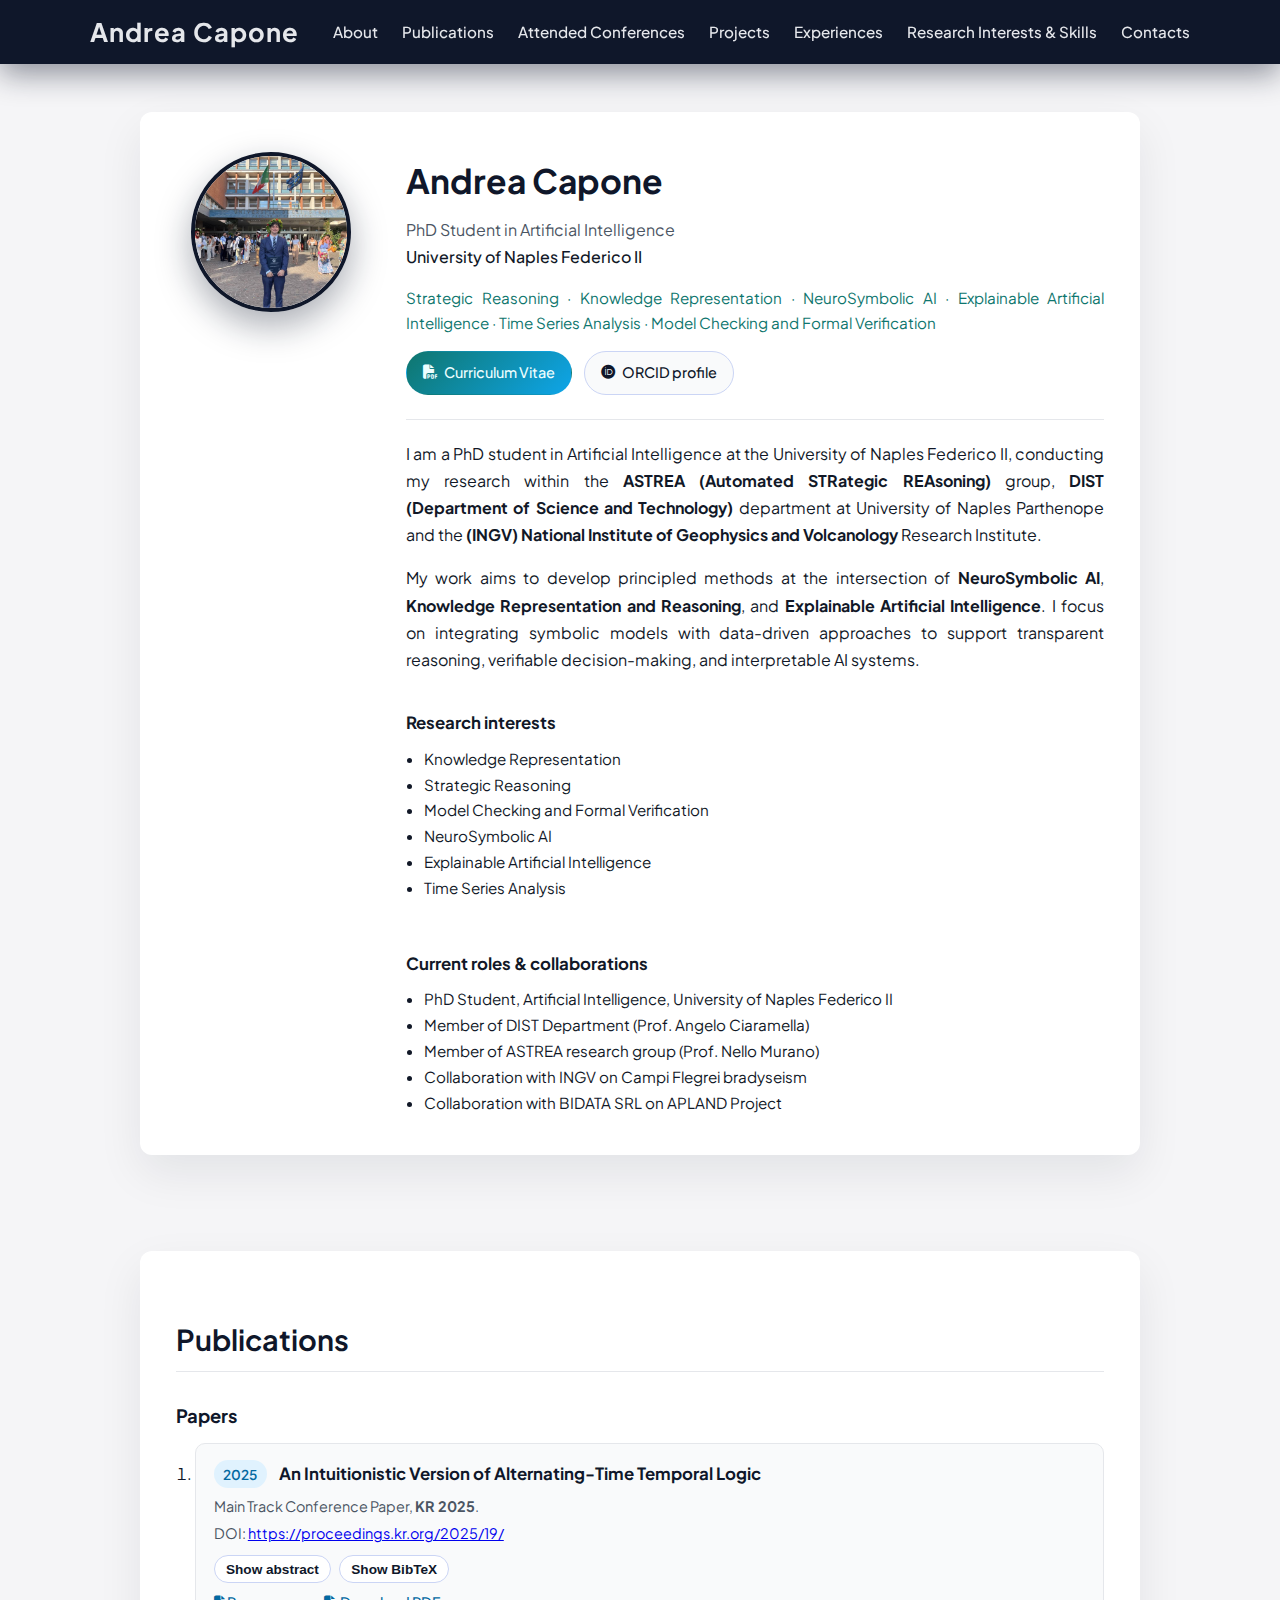
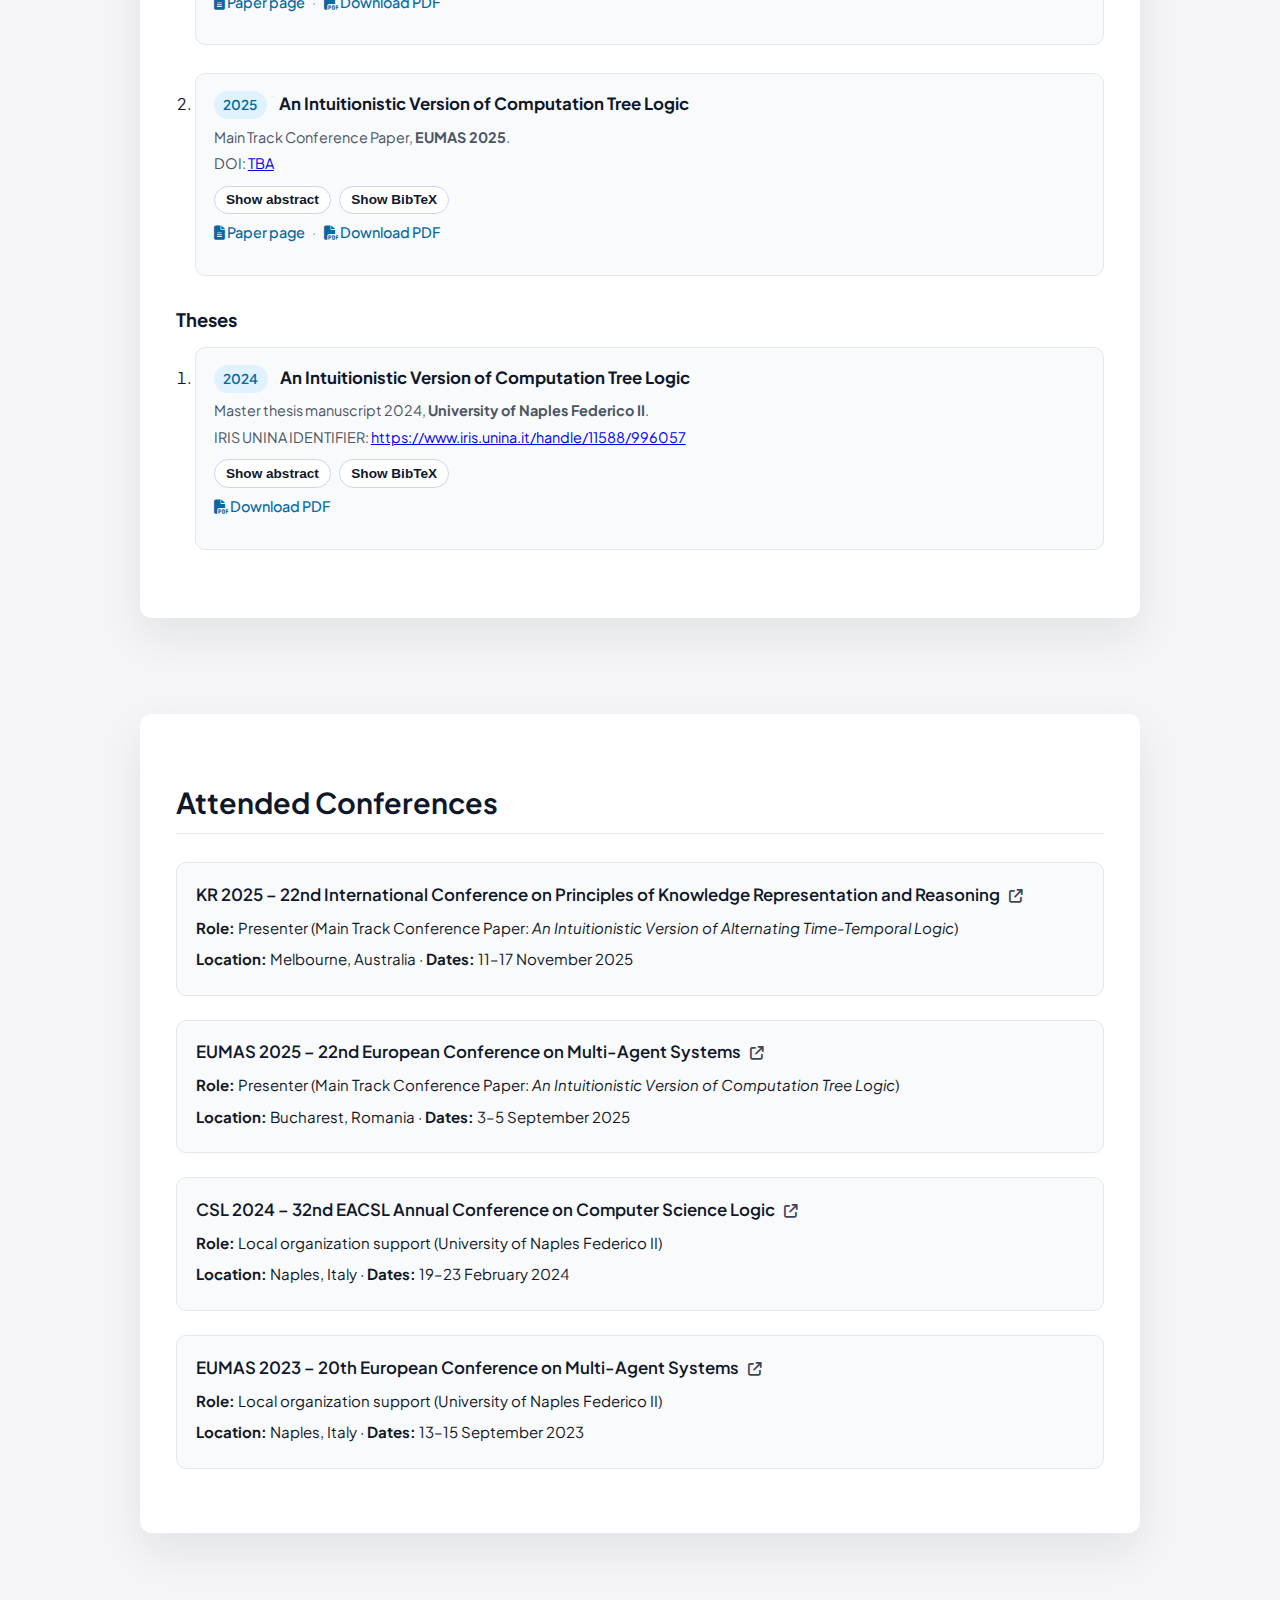
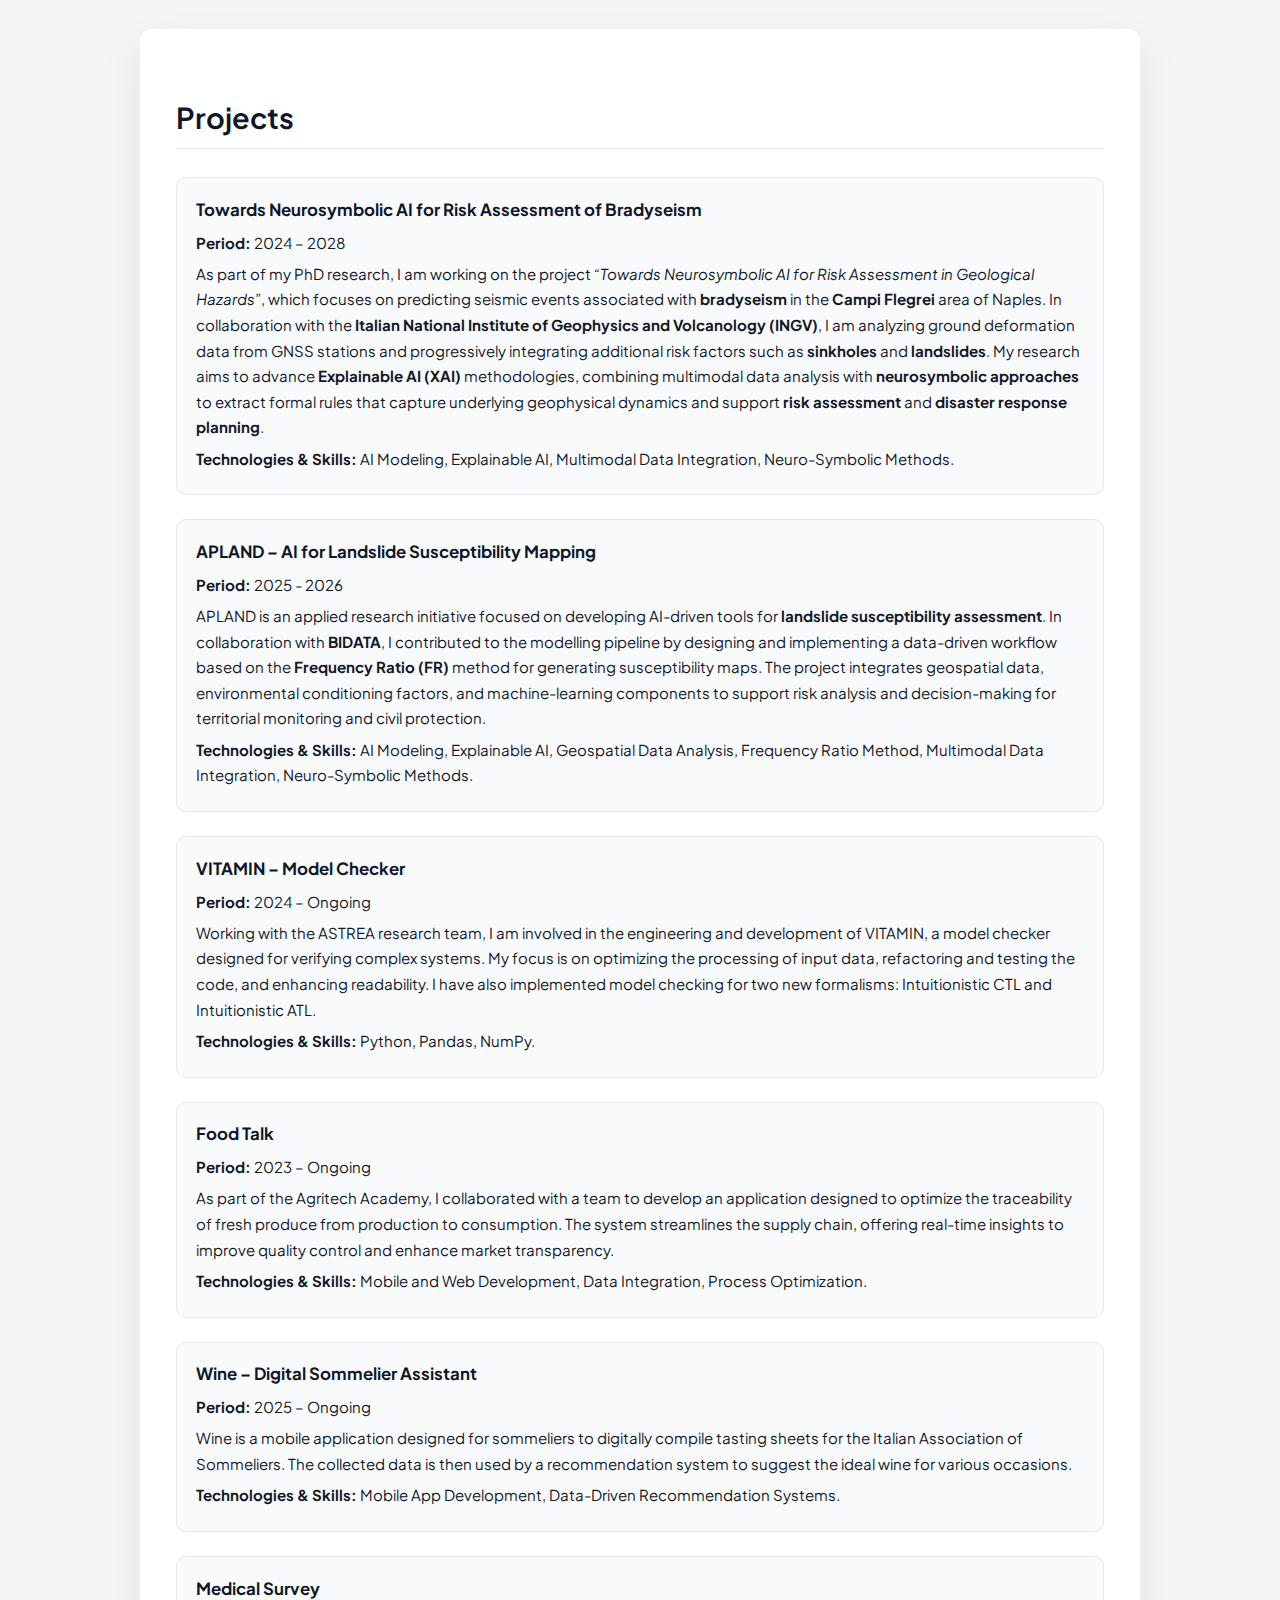
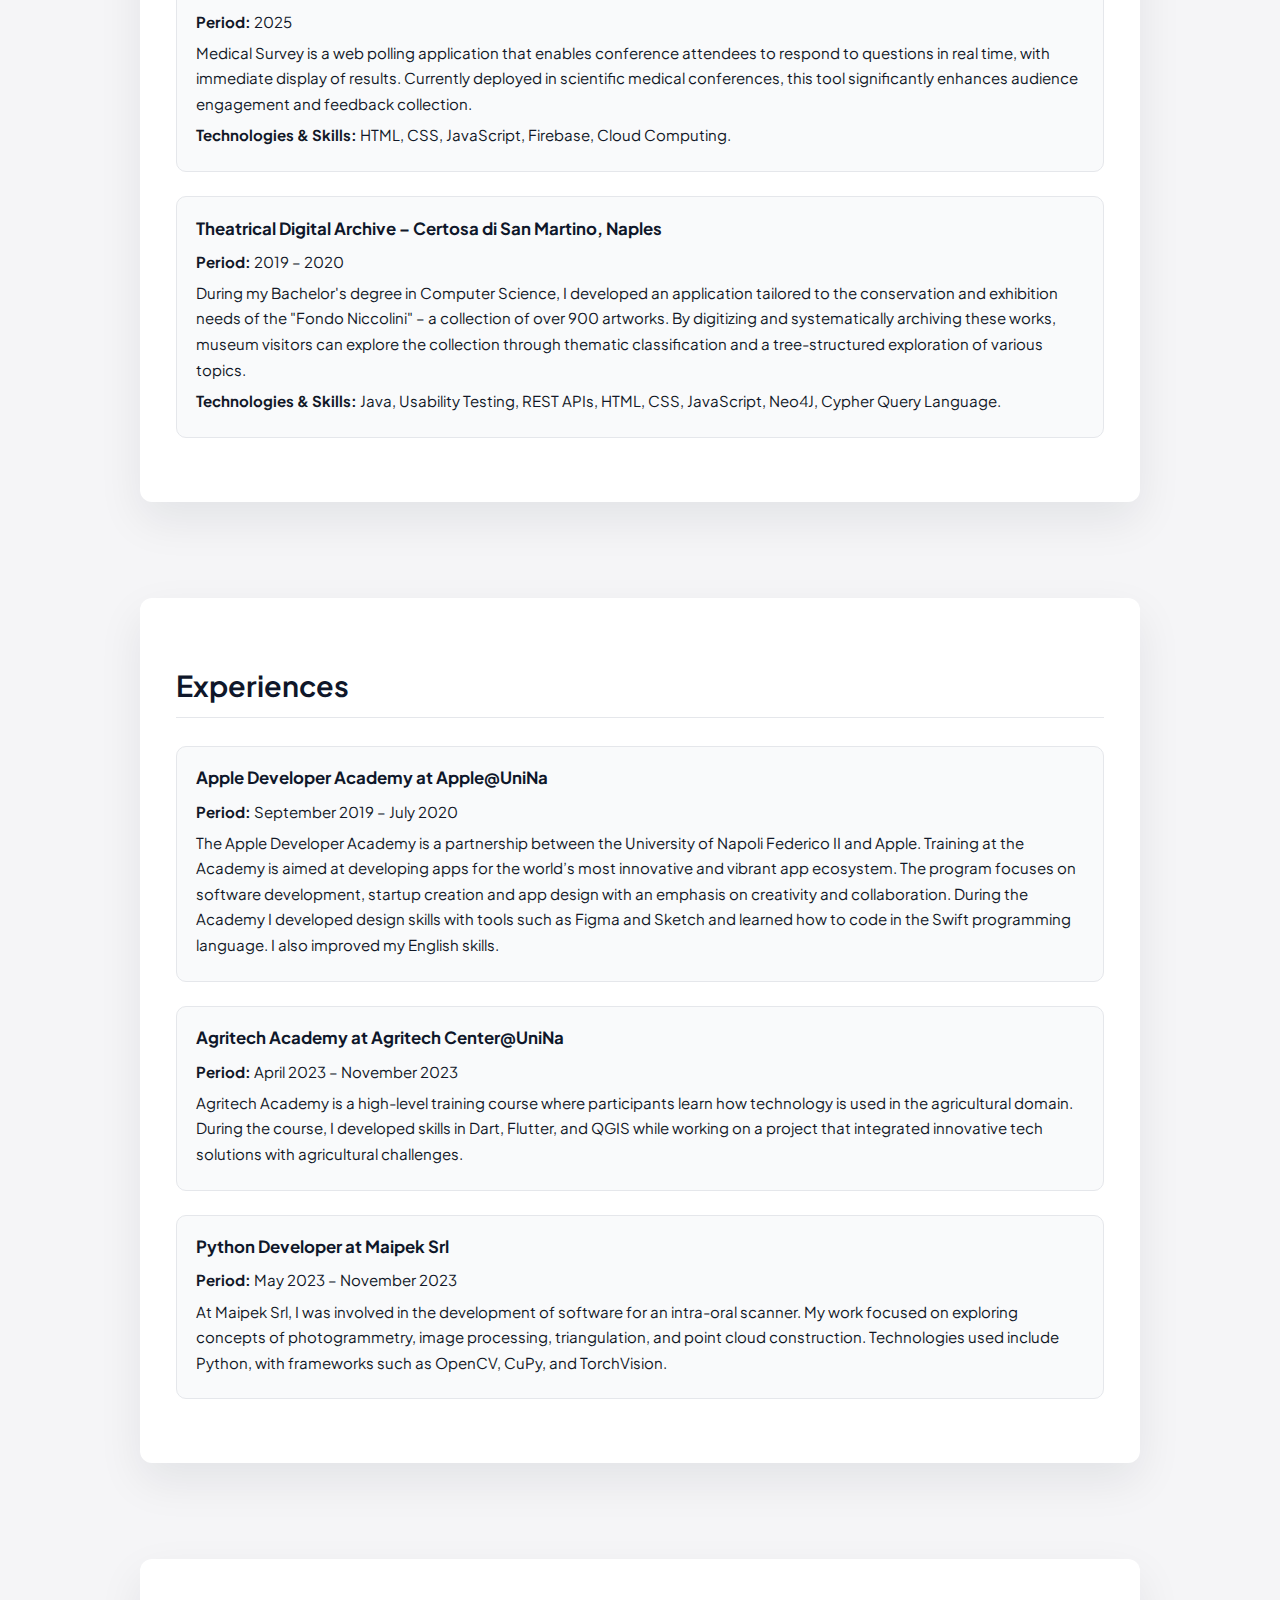
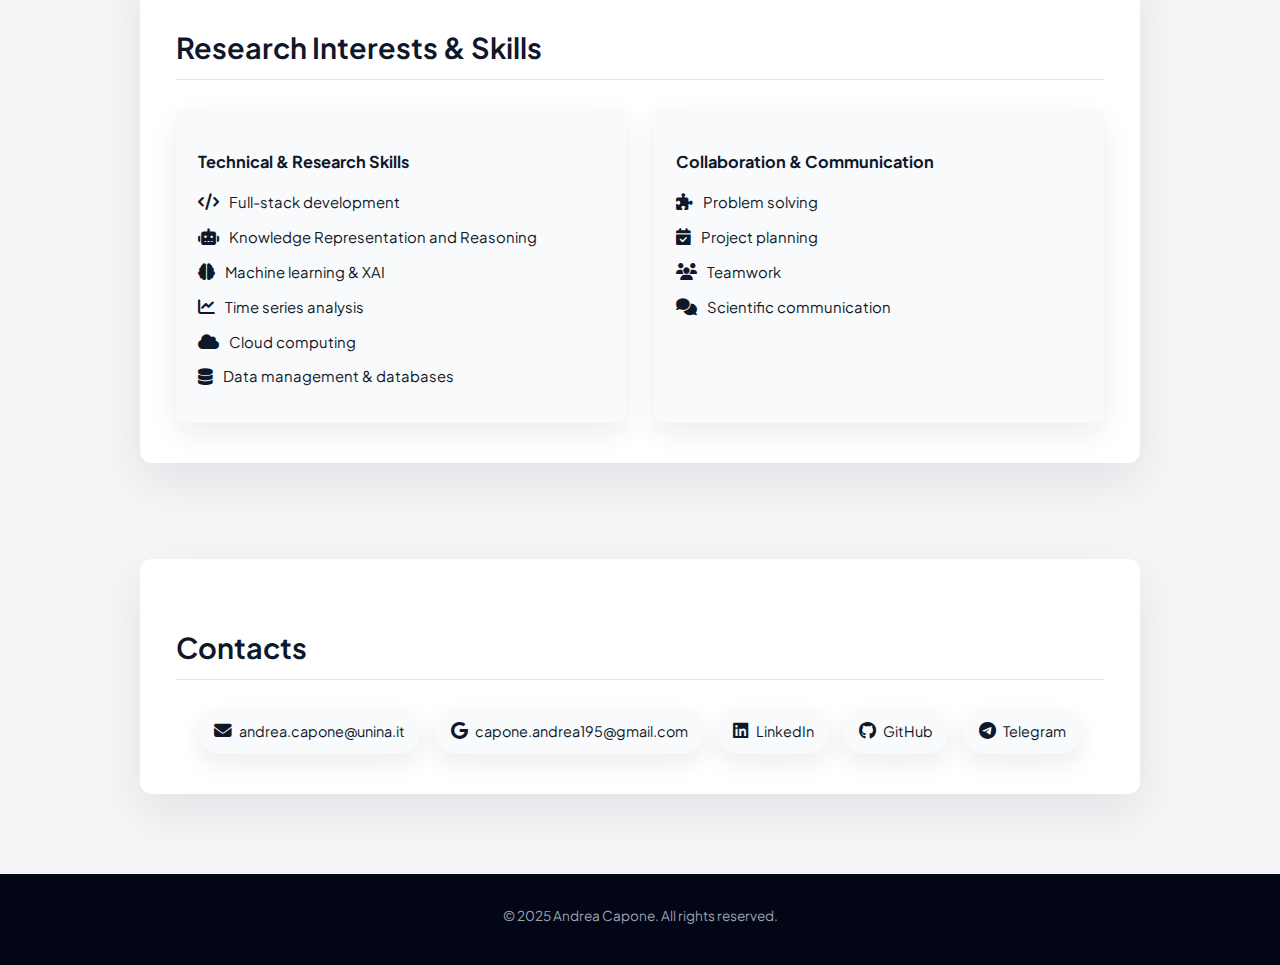
<file: index.html>
<!DOCTYPE html>
<html lang="en">
<head>
    <meta charset="UTF-8">
    <meta name="viewport" content="width=device-width, initial-scale=1.0">
    <title>Andrea Capone - Personal Website</title>
    <link rel="stylesheet" href="https://cdnjs.cloudflare.com/ajax/libs/font-awesome/6.4.0/css/all.min.css">
    <link rel="stylesheet" href="styles.css">
</head>
<body>

<header>
    <div class="navbar-container">
        <div class="logo">Andrea Capone</div>
        <button class="menu-toggle" aria-label="Toggle navigation">
            <i class="fa-solid fa-bars"></i>
        </button>
        <nav class="desktop-menu">
            <ul>
                <li><a href="#about">About</a></li>
                <li><a href="#publications">Publications</a></li>
                <li><a href="#conferences">Attended Conferences</a></li>
                <li><a href="#projects">Projects</a></li>
                <li><a href="#experience">Experiences</a></li>
                <li><a href="#skills">Research Interests & Skills</a></li>
                <li><a href="#contact">Contacts</a></li>
            </ul>
        </nav>
    </div>
</header>

<!-- Sidebar mobile -->
<aside class="sidebar" aria-hidden="true">
    <button class="close-sidebar" aria-label="Close navigation">
        <i class="fa-solid fa-xmark"></i>
    </button>
    <ul>
        <li><a href="#about" class="sidebar-link">About</a></li>
        <li><a href="#publications" class="sidebar-link">Publications</a></li>
        <li><a href="#conferences" class="sidebar-link">Attended Conferences</a></li>
        <li><a href="#projects" class="sidebar-link">Projects</a></li>
        <li><a href="#experience" class="sidebar-link">Experiences</a></li>
        <li><a href="#skills" class="sidebar-link">Research Interests & Skills</a></li>
        <li><a href="#contact" class="sidebar-link">Contacts</a></li>
    </ul>
</aside>

<!-- Overlay per sidebar -->
<div class="sidebar-overlay"></div>

<!-- ABOUT / HERO -->
<section id="about" class="section">
    <div class="section-container about-container">
        <div class="profile-image">
            <img src="pic.jpg" alt="Profile Photo of Andrea Capone">
        </div>

        <div class="about-text">
            <h1 class="name-title">Andrea Capone</h1>
            <p class="subtitle">
                PhD Student in Artificial Intelligence <br>
                <span class="affiliation">University of Naples Federico II</span>
            </p>

            <p class="research-keywords">
                Strategic Reasoning · Knowledge Representation · NeuroSymbolic AI ·
                Explainable Artificial Intelligence · Time Series Analysis ·
                Model Checking and Formal Verification
            </p>

            <div class="hero-actions">
                <a href="cv.pdf" class="btn-primary" target="_blank" rel="noopener noreferrer">
                    <i class="fa-solid fa-file-pdf"></i> Curriculum Vitae
                </a>
                <a href="https://orcid.org/0009-0002-7708-9261" class="btn-outline" target="_blank" rel="noopener noreferrer">
                    <i class="fa-brands fa-orcid"></i> ORCID profile
                </a>
            </div>

            <hr class="about-separator">

            <p>
                I am a PhD student in Artificial Intelligence at the University of Naples Federico II,
                conducting my research within the <strong>ASTREA (Automated STRategic REAsoning)</strong> group,
                <strong>DIST (Department of Science and Technology)</strong> department at University of Naples
                Parthenope and the <strong>(INGV) National Institute of Geophysics and Volcanology</strong>
                Research Institute.
            </p>

            <p>
                My work aims to develop principled methods at the intersection of
                <strong>NeuroSymbolic AI</strong>,
                <strong>Knowledge Representation and Reasoning</strong>,
                and <strong>Explainable Artificial Intelligence</strong>.
                I focus on integrating symbolic models with data-driven approaches to support
                transparent reasoning, verifiable decision-making, and interpretable AI systems.
            </p>

            <div class="about-columns">
                <div>
                    <h3>Research interests</h3>
                    <ul>
                        <li>Knowledge Representation</li>
                        <li>Strategic Reasoning</li>
                        <li>Model Checking and Formal Verification</li>
                        <li>NeuroSymbolic AI</li>
                        <li>Explainable Artificial Intelligence</li>
                        <li>Time Series Analysis</li>
                    </ul>
                </div>
                <div>
                    <h3>Current roles & collaborations</h3>
                    <ul>
                        <li>PhD Student, Artificial Intelligence, University of Naples Federico II</li>
                        <li>Member of DIST Department (Prof. Angelo Ciaramella)</li>
                        <li>Member of ASTREA research group (Prof. Nello Murano)</li>
                        <li>Collaboration with INGV on Campi Flegrei bradyseism</li>
                        <li>Collaboration with BIDATA SRL on APLAND Project</li>
                    </ul>
                </div>
            </div>
        </div>
    </div>
</section>

<!-- PUBLICATIONS -->
<section id="publications" class="section">
    <div class="section-container">
        <h2>Publications</h2>

        <!-- PAPERS -->
        <h3 class="pub-subtitle">Papers</h3>
        <ol class="pub-list">
            <!-- IATL – KR 2025 -->
            <li class="publication">
                <div class="pub-header">
                    <span class="pub-year">2025</span>
                    <h3>An Intuitionistic Version of Alternating-Time Temporal Logic</h3>
                </div>

                <p class="pub-meta">
                    Main Track Conference Paper, <strong>KR 2025</strong>.
                    <span class="pub-doi">DOI:
            <a href="https://proceedings.kr.org/2025/19/" target="_blank" rel="noopener noreferrer">
              https://proceedings.kr.org/2025/19/
            </a>
          </span>
                </p>

                <div class="pub-actions">
                    <button type="button" class="toggle-btn" data-target="abs-iatl">Show abstract</button>
                    <button type="button" class="toggle-btn" data-target="bib-iatl">Show BibTeX</button>
                </div>

                <div id="abs-iatl" class="pub-panel" hidden>
                    <p class="pub-abstract">Multi-Agent Systems (MAS) are essential for modelling strategic interactions between multiple agents, often involving partial information. Managing this partial information is crucial for accurate decision-making and strategy optimization. However, partial information combined with perfect recall strategies renders verifying strategic properties undecidable. Intuitionism, a form of partial information which has not yet been explored in the context of MAS, introduces a novel perspective. In this paper, we propose Intuitionistic Alternating Time Temporal Logic (IATL), an extension of ATL that incorporates intuitionistic logic, providing a specialized representation of imperfect information. We define its syntax, semantics, and key structural properties. Additionally, we propose a PTIME-complete algorithm for IATL model checking, supported by benchmarks demonstrating its efficiency.
                    </p>
                </div>

                <div id="bib-iatl" class="pub-panel" hidden>
          <pre class="pub-bibtex">
              @inproceedings{KR2025-19,
                title     = {{An Intuitionistic Version of Alternating-Time Temporal Logic}},
                author    = {Bozzelli, Laura and Capone, Andrea and Catta, Davide and Murano, Aniello},
                booktitle = {{Proceedings of the 22nd International Conference on Principles of Knowledge Representation and Reasoning}},
                pages     = {185--195},
                year      = {2025},
                month     = {10},
                doi       = {10.24963/kr.2025/19},
                url       = {https://doi.org/10.24963/kr.2025/19},
              }
          </pre>
                </div>

                <p class="pub-links">
                    <a href="papers/iatl/iatl.html">
                        <i class="fa-solid fa-file-lines"></i> Paper page
                    </a>
                    <span class="pub-sep">·</span>
                    <a href="papers/iatl/IATL_KR_Camera_Ready.pdf" target="_blank" rel="noopener noreferrer">
                        <i class="fa-solid fa-file-pdf"></i> Download PDF
                    </a>
                </p>
            </li>

            <!-- ICTL – EUMAS 2025 -->
            <li class="publication">
                <div class="pub-header">
                    <span class="pub-year">2025</span>
                    <h3>An Intuitionistic Version of Computation Tree Logic</h3>
                </div>

                <p class="pub-meta">
                    Main Track Conference Paper, <strong>EUMAS 2025</strong>.
                    <span class="pub-doi">DOI:
            <a href="#" target="_blank" rel="noopener noreferrer">TBA</a>
          </span>
                </p>

                <div class="pub-actions">
                    <button type="button" class="toggle-btn" data-target="abs-ictl">Show abstract</button>
                    <button type="button" class="toggle-btn" data-target="bib-ictl">Show BibTeX</button>
                </div>

                <div id="abs-ictl" class="pub-panel" hidden>
                    <p class="pub-abstract">
                        Model checking plays a central role in the formal verification of dynamic systems. However, classical temporal logics such as CTL assume a complete and absolute perspective on truth, which limits their expressiveness in contexts where partial information and constructivity are essential. In this paper, we propose Intuitionistic Computation Tree Logic (ICTL), a novel temporal logic that integrates the semantics of CTL with the constructive principles of intuitionistic logic. ICTL adopts a birelational semantic framework
                        which models the interaction between temporal evolution and the growth of knowledge over time.
                        We formally define the syntax and semantics of ICTL, analyze its foundational properties, and show that key fixed-point characterizations of classical CTL hold in this setting. We then present an efficient model checking algorithm for the novel logic, maintaining the same PTIME complexity of classical CTL. ICTL is particularly well-suited for verifying properties in systems where traceability, information growth, and constructive reasoning are crucial, such as medical monitoring, geophysical data analysis, and database auditing. We validate our theoretical contributions through the extension of VITAMIN, a verification tool for Multi-Agent Systems, to support ICTL. Benchmarks confirm the practical tractability of ICTL model checking, reinforcing its potential for constructive temporal verification in real-world settings.</p>
                </div>

                <div id="bib-ictl" class="pub-panel" hidden>
          <pre class="pub-bibtex">TBA</pre>
                </div>

                <p class="pub-links">
                    <a href="papers/ictl/ictl.html">
                        <i class="fa-solid fa-file-lines"></i> Paper page
                    </a>
                    <span class="pub-sep">·</span>
                    <a href="papers/ictl/ICTL_EUMAS_Camera_Ready.pdf" target="_blank" rel="noopener noreferrer">
                        <i class="fa-solid fa-file-pdf"></i> Download PDF
                    </a>
                </p>
            </li>
        </ol>

        <!-- THESES -->
        <h3 class="pub-subtitle">Theses</h3>
        <ol class="pub-list">
            <!-- ICTL thesis -->
            <li class="publication">
                <div class="pub-header">
                    <span class="pub-year">2024</span>
                    <h3>An Intuitionistic Version of Computation Tree Logic</h3>
                </div>

                <p class="pub-meta">
                    Master thesis manuscript 2024, <strong>University of Naples Federico II</strong>.
                    <span class="pub-doi">IRIS UNINA IDENTIFIER:
                        <a href="https://www.iris.unina.it/handle/11588/996057" target="_blank" rel="noopener noreferrer">https://www.iris.unina.it/handle/11588/996057</a>
                    </span>
                </p>

                <div class="pub-actions">
                    <button type="button" class="toggle-btn" data-target="abs-thesis-ictl">Show abstract</button>
                    <button type="button" class="toggle-btn" data-target="bib-thesis-ictl">Show BibTeX</button>
                </div>

                <div id="abs-thesis-ictl" class="pub-panel" hidden>
                    <p class="pub-abstract">
                        My thesis presents an intuitionistic version of Computation Tree Logic (CTL), known as Intuitionistic Computation Tree Logic (ICTL). I focused my efforts on the development and understanding of ICTL, which merges intuitionistic logic with CTL. A distinctive feature of ICTL is its birelational models and syntax that clearly distinguishes between existential and universal quantifications.
                        In my research, I outlined the syntax and semantics of ICTL, examined the properties of birelational models, and verified the satisfiability of ICTL formulas. I explored the differences between CTL and ICTL, particularly the validity of fixed-point equivalences, introducing a new version of ICTL with an additional condition on the models to overcome limitations of the original proposal. I developed an efficient model checking algorithm for this new version of ICTL, highlighting its computational complexity and practical applications in constructively verifying system properties.
                        In my thesis, I emphasized the importance of ICTL in verifying properties across various contexts, including open systems, and highlighted its potential for addressing more complex verification tasks compared to classical CTL. I discussed ICTL's application in different scenarios such as medical monitoring, database management, and agricultural land monitoring, emphasizing its ability to ensure persistent knowledge and information traceability over time.
                        Finally, I presented an extension of VITAMIN, a prototype designed for formal verification of Multi-Agent Systems (MAS), highlighting its modularity, versatility, and ease of extension to accommodate various logics and models in property verification. I provided benchmarks to demonstrate the efficiency of the ICTL model checking process in VITAMIN. I hope that my thesis can contribute to the existing literature on CTL and stimulate further research in this field.
                    </p>
                </div>

                <div id="bib-thesis-ictl" class="pub-panel" hidden>
          <pre class="pub-bibtex">
              @article{
                  capone2024intuitionistic,
                  title={An Intuitionistic Version of Computation Tree Logic},
                  author={Capone, Andrea and Catta, Davide and Murano, Aniello and others},
                  year={2024},
                  publisher={Andrea Capone}
              }
          </pre>
                </div>

                <p class="pub-links">
                    <a href="https://www.iris.unina.it/retrieve/00ddec36-c92a-4136-9f1c-cc395be94856/ICTL.pdf" target="_blank" rel="noopener noreferrer">
                        <i class="fa-solid fa-file-pdf"></i> Download PDF
                    </a>
                </p>
            </li>
        </ol>
    </div>
</section>


<!-- ATTENDED CONFERENCES -->
<section id="conferences" class="section">
    <div class="section-container">
        <h2>Attended Conferences</h2>

        <div class="experience">
            <h3>
                <a href="https://kr.org/KR2025/" target="_blank" rel="noopener noreferrer">
                    KR 2025 – 22nd International Conference on Principles of Knowledge Representation and Reasoning
                    <i class="fa-solid fa-arrow-up-right-from-square" aria-hidden="true"></i>
                </a>
            </h3>
            <p><strong>Role:</strong> Presenter (Main Track Conference Paper: <em>An Intuitionistic Version of Alternating Time-Temporal Logic</em>)</p>
            <p><strong>Location:</strong> Melbourne, Australia · <strong>Dates:</strong> 11–17 November 2025</p>
        </div>

        <div class="experience">
            <h3>
                <a href="https://euramas.github.io/eumas2025/" target="_blank" rel="noopener noreferrer">
                    EUMAS 2025 – 22nd European Conference on Multi-Agent Systems
                    <i class="fa-solid fa-arrow-up-right-from-square" aria-hidden="true"></i>
                </a>
            </h3>
            <p><strong>Role:</strong> Presenter (Main Track Conference Paper: <em>An Intuitionistic Version of Computation Tree Logic</em>)</p>
            <p><strong>Location:</strong> Bucharest, Romania · <strong>Dates:</strong> 3–5 September 2025</p>
        </div>

        <div class="experience">
            <h3>
                <a href="https://csl2024.github.io/Home/" target="_blank" rel="noopener noreferrer">
                    CSL 2024 – 32nd EACSL Annual Conference on Computer Science Logic
                    <i class="fa-solid fa-arrow-up-right-from-square" aria-hidden="true"></i>
                </a>
            </h3>
            <p><strong>Role:</strong> Local organization support (University of Naples Federico II)</p>
            <p><strong>Location:</strong> Naples, Italy · <strong>Dates:</strong> 19–23 February 2024</p>
        </div>

        <div class="experience">
            <h3>
                <a href="https://vadimmalvone.github.io/eumas2023/" target="_blank" rel="noopener noreferrer">
                    EUMAS 2023 – 20th European Conference on Multi-Agent Systems
                    <i class="fa-solid fa-arrow-up-right-from-square" aria-hidden="true"></i>
                </a>
            </h3>
            <p><strong>Role:</strong> Local organization support (University of Naples Federico II)</p>
            <p><strong>Location:</strong> Naples, Italy · <strong>Dates:</strong> 13–15 September 2023</p>
        </div>

    </div>
</section>

<!-- PROJECTS -->
<section id="projects" class="section">
    <div class="section-container">
        <h2>Projects</h2>

        <div class="project">
            <h3>Towards Neurosymbolic AI for Risk Assessment of Bradyseism</h3>
            <p><strong>Period:</strong> 2024 – 2028</p>
            <p>
                As part of my PhD research, I am working on the project <em>“Towards Neurosymbolic AI for Risk Assessment
                in Geological Hazards”</em>, which focuses on predicting seismic events associated with
                <strong>bradyseism</strong> in the <strong>Campi Flegrei</strong> area of Naples. In collaboration with the
                <strong>Italian National Institute of Geophysics and Volcanology (INGV)</strong>, I am analyzing ground
                deformation data from GNSS stations and progressively integrating additional risk factors such as
                <strong>sinkholes</strong> and <strong>landslides</strong>. My research aims to advance
                <strong>Explainable AI (XAI)</strong> methodologies, combining multimodal data analysis with
                <strong>neurosymbolic approaches</strong> to extract formal rules that capture underlying geophysical
                dynamics and support <strong>risk assessment</strong> and <strong>disaster response planning</strong>.
            </p>
            <p><strong>Technologies &amp; Skills:</strong> AI Modeling, Explainable AI, Multimodal Data Integration, Neuro-Symbolic Methods.</p>
        </div>

        <div class="project">
            <h3>APLAND – AI for Landslide Susceptibility Mapping</h3>
            <p><strong>Period:</strong> 2025 - 2026</p>
            <p>
                APLAND is an applied research initiative focused on developing AI-driven tools
                for <strong>landslide susceptibility assessment</strong>. In collaboration with
                <strong>BIDATA</strong>, I contributed to the modelling pipeline by designing and
                implementing a data-driven workflow based on the
                <strong>Frequency Ratio (FR)</strong> method for generating susceptibility maps.
                The project integrates geospatial data, environmental conditioning factors, and
                machine-learning components to support risk analysis and decision-making for
                territorial monitoring and civil protection.
            </p>
            <p><strong>Technologies &amp; Skills:</strong> AI Modeling, Explainable AI,
                Geospatial Data Analysis, Frequency Ratio Method, Multimodal Data Integration,
                Neuro-Symbolic Methods.</p>
        </div>

        <div class="project">
            <h3>VITAMIN – Model Checker</h3>
            <p><strong>Period:</strong> 2024 – Ongoing</p>
            <p>
                Working with the ASTREA research team, I am involved in the engineering and development of VITAMIN,
                a model checker designed for verifying complex systems. My focus is on optimizing the processing of
                input data, refactoring and testing the code, and enhancing readability. I have also implemented model
                checking for two new formalisms: Intuitionistic CTL and Intuitionistic ATL.
            </p>
            <p><strong>Technologies &amp; Skills:</strong> Python, Pandas, NumPy.</p>
        </div>

        <div class="project">
            <h3>Food Talk</h3>
            <p><strong>Period:</strong> 2023 – Ongoing</p>
            <p>
                As part of the Agritech Academy, I collaborated with a team to develop an application designed to
                optimize the traceability of fresh produce from production to consumption. The system streamlines the
                supply chain, offering real-time insights to improve quality control and enhance market transparency.
            </p>
            <p><strong>Technologies &amp; Skills:</strong> Mobile and Web Development, Data Integration, Process Optimization.</p>
        </div>

        <div class="project">
            <h3>Wine – Digital Sommelier Assistant</h3>
            <p><strong>Period:</strong> 2025 – Ongoing</p>
            <p>
                Wine is a mobile application designed for sommeliers to digitally compile tasting sheets for the Italian
                Association of Sommeliers. The collected data is then used by a recommendation system to suggest the
                ideal wine for various occasions.
            </p>
            <p><strong>Technologies &amp; Skills:</strong> Mobile App Development, Data-Driven Recommendation Systems.</p>
        </div>

        <div class="project">
            <h3>Medical Survey</h3>
            <p><strong>Period:</strong> 2025 </p>
            <p>
                Medical Survey is a web polling application that enables conference attendees to respond to questions
                in real time, with immediate display of results. Currently deployed in scientific medical conferences,
                this tool significantly enhances audience engagement and feedback collection.
            </p>
            <p><strong>Technologies &amp; Skills:</strong> HTML, CSS, JavaScript, Firebase, Cloud Computing.</p>
        </div>

        <div class="project">
            <h3>Theatrical Digital Archive – Certosa di San Martino, Naples</h3>
            <p><strong>Period:</strong> 2019 – 2020</p>
            <p>
                During my Bachelor's degree in Computer Science, I developed an application tailored to the conservation
                and exhibition needs of the "Fondo Niccolini" – a collection of over 900 artworks. By digitizing and
                systematically archiving these works, museum visitors can explore the collection through thematic
                classification and a tree-structured exploration of various topics.
            </p>
            <p><strong>Technologies &amp; Skills:</strong> Java, Usability Testing, REST APIs, HTML, CSS, JavaScript, Neo4J, Cypher Query Language.</p>
        </div>

    </div>
</section>

<!-- EXPERIENCES -->
<section id="experience" class="section">
    <div class="section-container">
        <h2>Experiences</h2>

        <div class="experience">
            <h3>Apple Developer Academy at Apple@UniNa</h3>
            <p><strong>Period:</strong> September 2019 – July 2020</p>
            <p>
                The Apple Developer Academy is a partnership between the University of Napoli Federico II and Apple.
                Training at the Academy is aimed at developing apps for the world’s most innovative and vibrant app
                ecosystem. The program focuses on software development, startup creation and app design with an emphasis
                on creativity and collaboration. During the Academy I developed design skills with tools such as Figma
                and Sketch and learned how to code in the Swift programming language. I also improved my English skills.
            </p>
        </div>

        <div class="experience">
            <h3>Agritech Academy at Agritech Center@UniNa</h3>
            <p><strong>Period:</strong> April 2023 – November 2023</p>
            <p>
                Agritech Academy is a high-level training course where participants learn how technology is used in the
                agricultural domain. During the course, I developed skills in Dart, Flutter, and QGIS while working on
                a project that integrated innovative tech solutions with agricultural challenges.
            </p>
        </div>

        <div class="experience">
            <h3>Python Developer at Maipek Srl</h3>
            <p><strong>Period:</strong> May 2023 – November 2023</p>
            <p>
                At Maipek Srl, I was involved in the development of software for an intra-oral scanner. My work focused
                on exploring concepts of photogrammetry, image processing, triangulation, and point cloud construction.
                Technologies used include Python, with frameworks such as OpenCV, CuPy, and TorchVision.
            </p>
        </div>
    </div>
</section>

<!-- SKILLS -->
<section id="skills" class="section">
    <div class="section-container">
        <h2>Research Interests &amp; Skills</h2>
        <div class="skills-container">
            <div class="hard-skills">
                <h3>Technical &amp; Research Skills</h3>
                <ul class="skills-list">
                    <li><i class="fa-solid fa-code"></i> Full-stack development</li>
                    <li><i class="fa-solid fa-robot"></i> Knowledge Representation and Reasoning</li>
                    <li><i class="fa-solid fa-brain"></i> Machine learning &amp; XAI</li>
                    <li><i class="fa-solid fa-chart-line"></i> Time series analysis</li>
                    <li><i class="fa-solid fa-cloud"></i> Cloud computing</li>
                    <li><i class="fa-solid fa-database"></i> Data management &amp; databases</li>
                </ul>
            </div>
            <div class="soft-skills">
                <h3>Collaboration &amp; Communication</h3>
                <ul class="skills-list">
                    <li><i class="fa-solid fa-puzzle-piece"></i> Problem solving</li>
                    <li><i class="fa-solid fa-calendar-check"></i> Project planning</li>
                    <li><i class="fa-solid fa-users"></i> Teamwork</li>
                    <li><i class="fa-solid fa-comments"></i> Scientific communication</li>
                </ul>
            </div>
        </div>
    </div>
</section>

<!-- CONTACTS -->
<section id="contact" class="section">
    <div class="section-container">
        <h2>Contacts</h2>
        <div class="contact-methods">
            <div class="contact-item">
                <a href="mailto:andrea.capone@unina.it">
                    <i class="fa-solid fa-envelope"></i>
                    <span>andrea.capone@unina.it</span>
                </a>
            </div>
            <div class="contact-item">
                <a href="mailto:capone.andrea195@gmail.com">
                    <i class="fa-brands fa-google"></i>
                    <span>capone.andrea195@gmail.com</span>
                </a>
            </div>
            <div class="contact-item">
                <a href="https://www.linkedin.com/in/andrea-capone-887564146/" target="_blank" rel="noopener noreferrer">
                    <i class="fa-brands fa-linkedin"></i>
                    <span>LinkedIn</span>
                </a>
            </div>
            <div class="contact-item">
                <a href="https://github.com/andrewbighead" target="_blank" rel="noopener noreferrer">
                    <i class="fa-brands fa-github"></i>
                    <span>GitHub</span>
                </a>
            </div>
            <div class="contact-item">
                <a href="https://t.me/AndrewJal" target="_blank" rel="noopener noreferrer">
                    <i class="fa-brands fa-telegram"></i>
                    <span>Telegram</span>
                </a>
            </div>
        </div>
    </div>
</section>

<footer>
    <p>&copy; 2025 Andrea Capone. All rights reserved.</p>
</footer>

<script>
    // Sidebar toggle
    const menuToggle = document.querySelector('.menu-toggle');
    const sidebar = document.querySelector('.sidebar');
    const closeSidebar = document.querySelector('.close-sidebar');
    const sidebarOverlay = document.querySelector('.sidebar-overlay');
    const sidebarLinks = document.querySelectorAll('.sidebar-link');

    function openSidebar() {
        sidebar.classList.add('active');
        sidebarOverlay.classList.add('active');
        sidebar.setAttribute('aria-hidden', 'false');
    }

    function closeSidebarFunc() {
        sidebar.classList.remove('active');
        sidebarOverlay.classList.remove('active');
        sidebar.setAttribute('aria-hidden', 'true');
    }

    if (menuToggle) menuToggle.addEventListener('click', openSidebar);
    if (closeSidebar) closeSidebar.addEventListener('click', closeSidebarFunc);
    if (sidebarOverlay) sidebarOverlay.addEventListener('click', closeSidebarFunc);

    sidebarLinks.forEach(link => {
        link.addEventListener('click', closeSidebarFunc);
    });

    // Smooth scroll con compensazione header
    const allLinks = document.querySelectorAll('a[href^="#"]');

    allLinks.forEach(link => {
        link.addEventListener('click', function (e) {
            const targetId = this.getAttribute('href');
            if (targetId.length > 1) {
                e.preventDefault();
                const targetEl = document.querySelector(targetId);
                if (targetEl) {
                    const headerOffset = 80;
                    const elementPosition = targetEl.getBoundingClientRect().top + window.scrollY;
                    const offsetPosition = elementPosition - headerOffset;

                    window.scrollTo({
                        top: offsetPosition,
                        behavior: 'smooth'
                    });
                }
            }
        });
    });

    // Toggle abstract per pubblicazioni
    const toggleButtons = document.querySelectorAll('.toggle-abstract');

    toggleButtons.forEach(button => {
        button.addEventListener('click', function () {
            const publication = this.closest('.publication');
            const abstractParagraph = publication.querySelector('.pub-abstract');

            if (!abstractParagraph) return;

            const isHidden = abstractParagraph.style.display === 'none' || abstractParagraph.style.display === '';

            if (isHidden) {
                abstractParagraph.style.display = 'block';
                this.textContent = 'Hide abstract';
            } else {
                abstractParagraph.style.display = 'none';
                this.textContent = 'Show abstract';
            }
        });
    });
</script>

<script>
    document.addEventListener("click", (e) => {
        const btn = e.target.closest(".toggle-btn");
        if (!btn) return;

        const id = btn.getAttribute("data-target");
        const panel = document.getElementById(id);
        if (!panel) return;

        const isHidden = panel.hasAttribute("hidden");
        panel.toggleAttribute("hidden");

        // aggiorna testo bottone in modo “furbo”
        const base = btn.textContent.replace(/^Hide /, "").replace(/^Show /, "");
        btn.textContent = (isHidden ? "Hide " : "Show ") + base;
    });
</script>


</body>
</html>
</file>
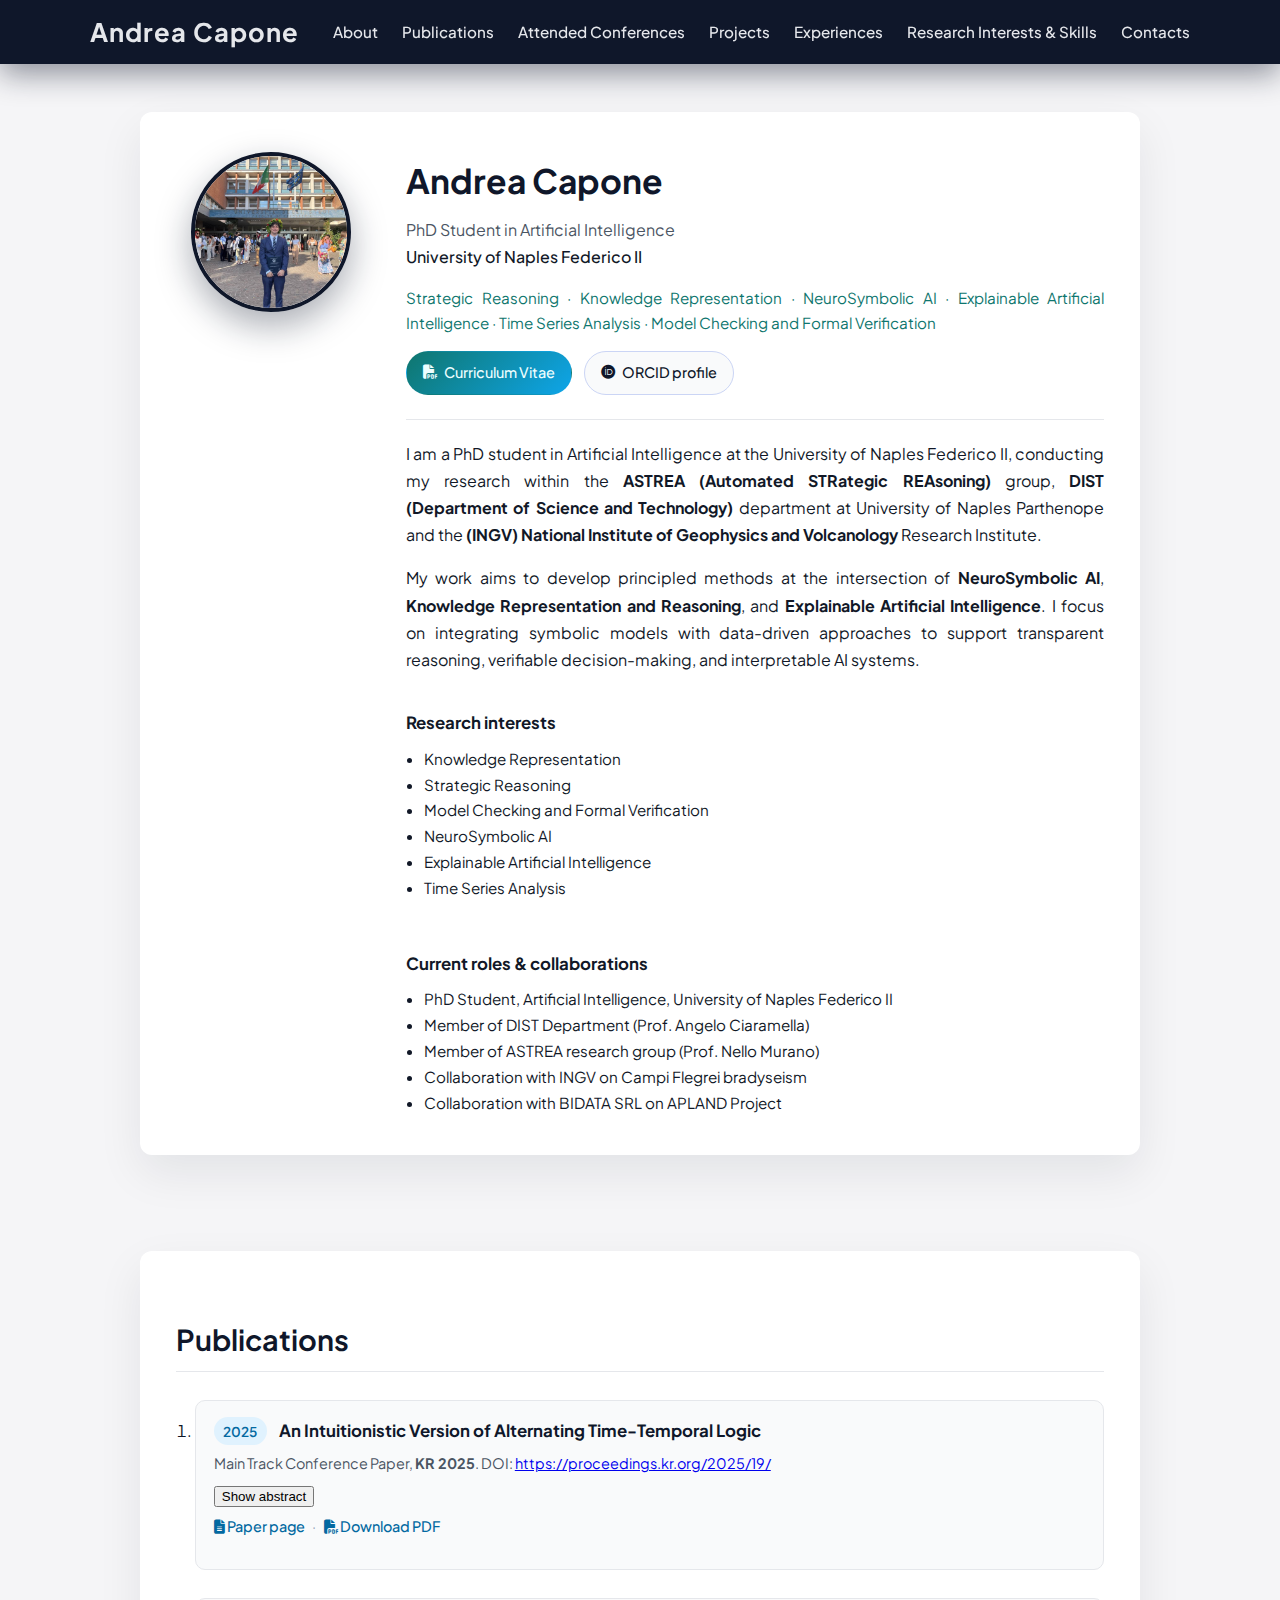
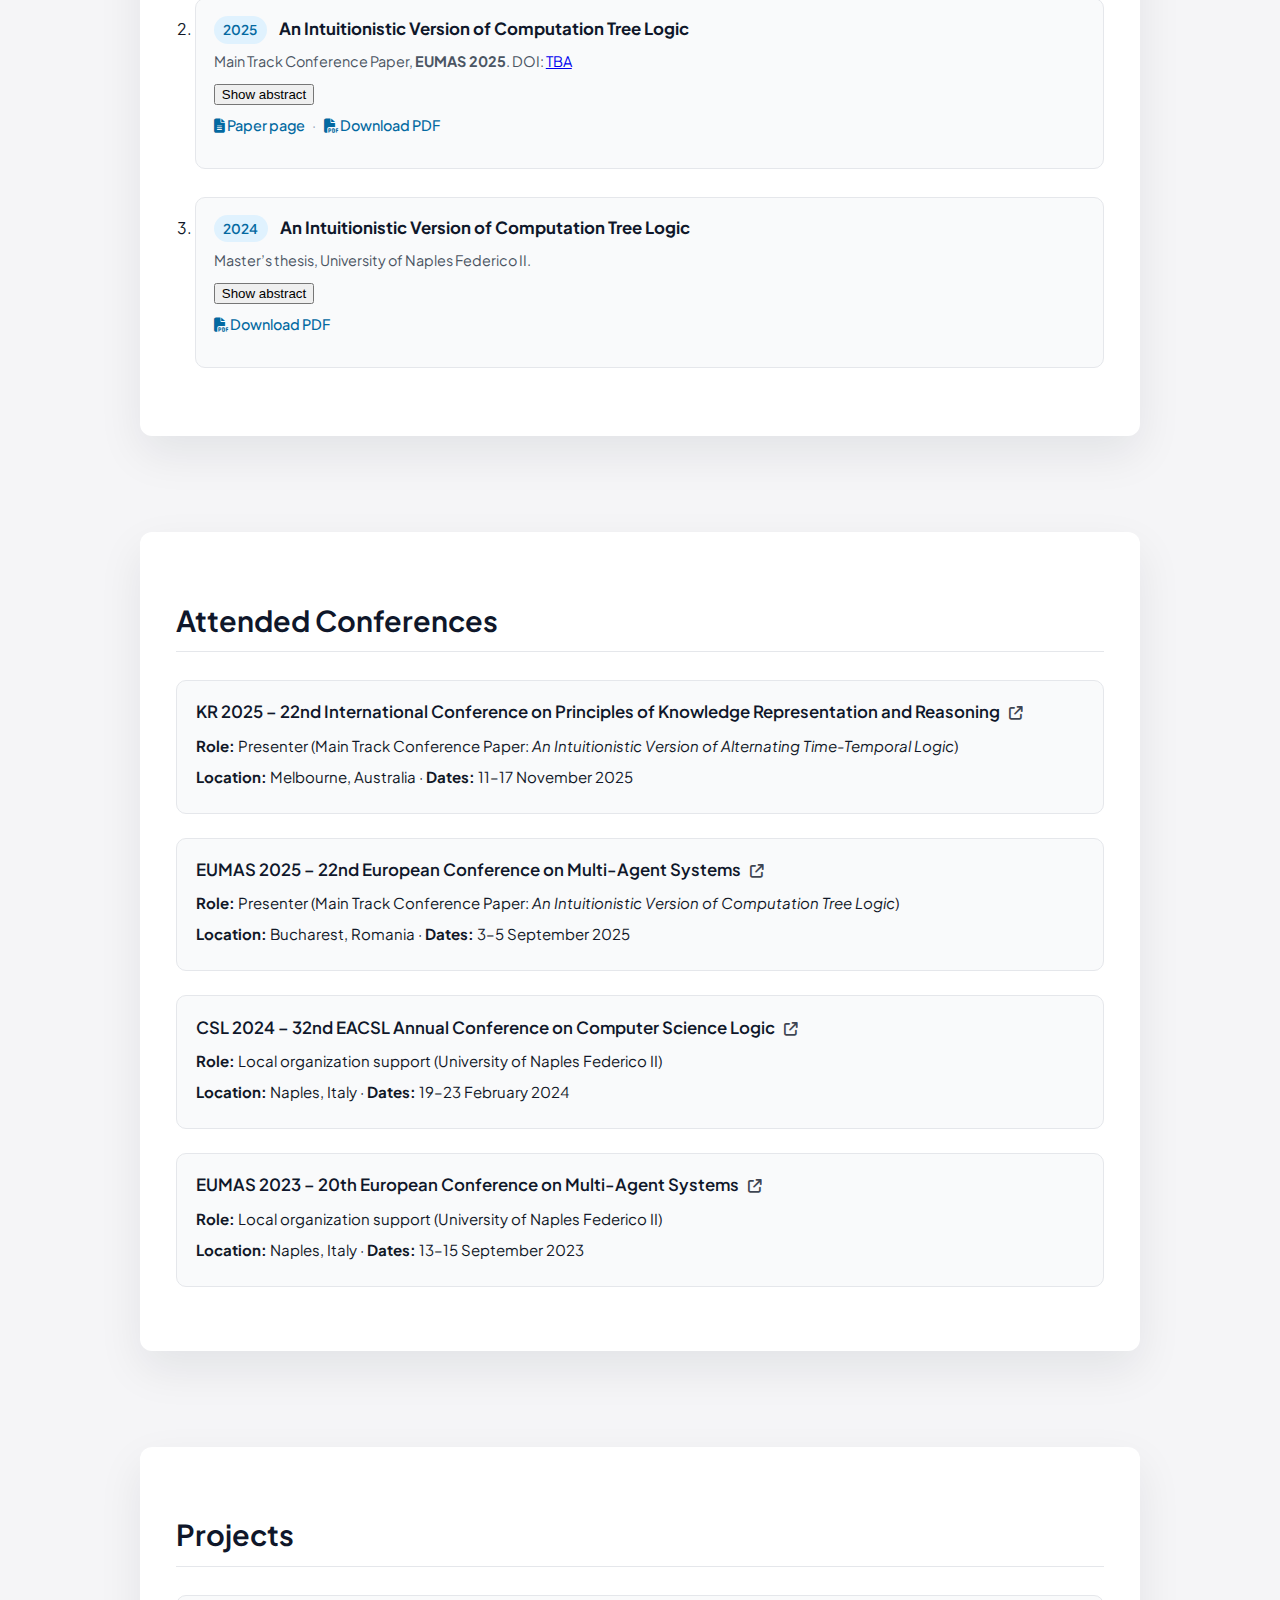
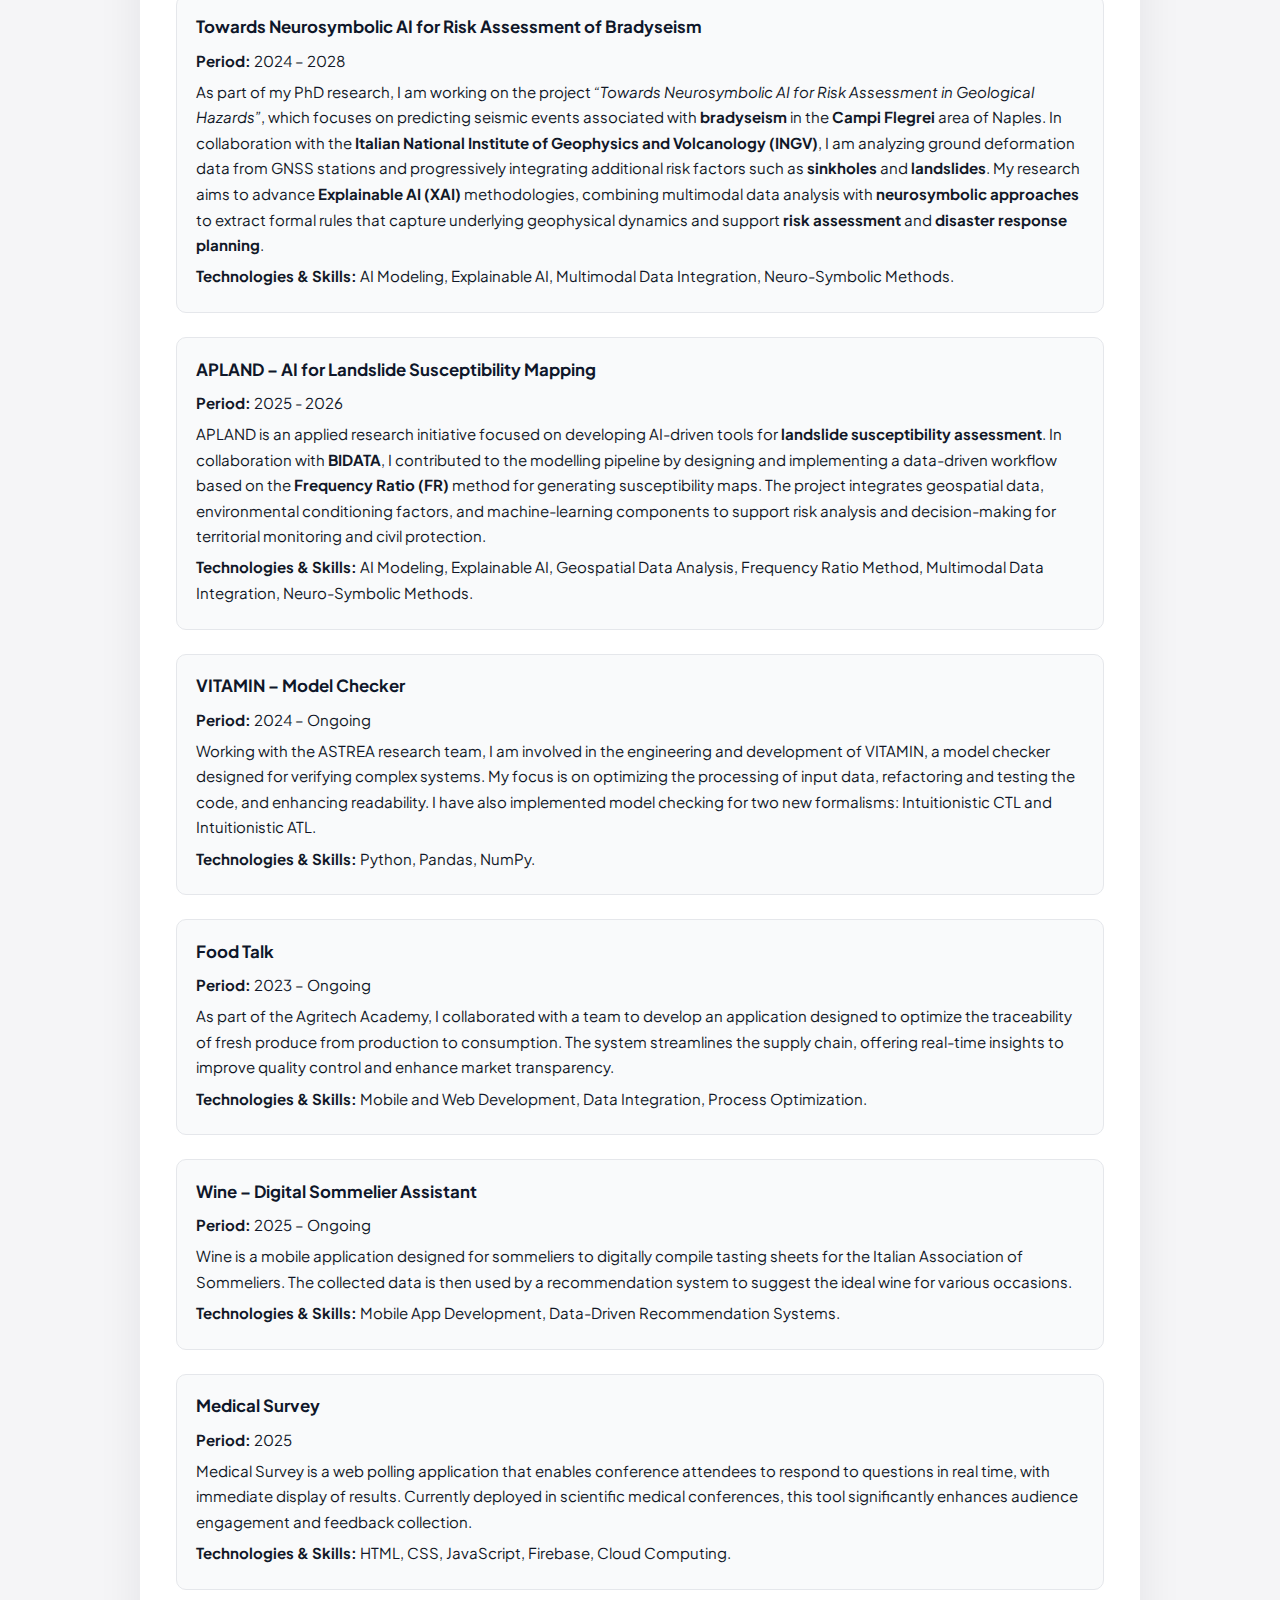
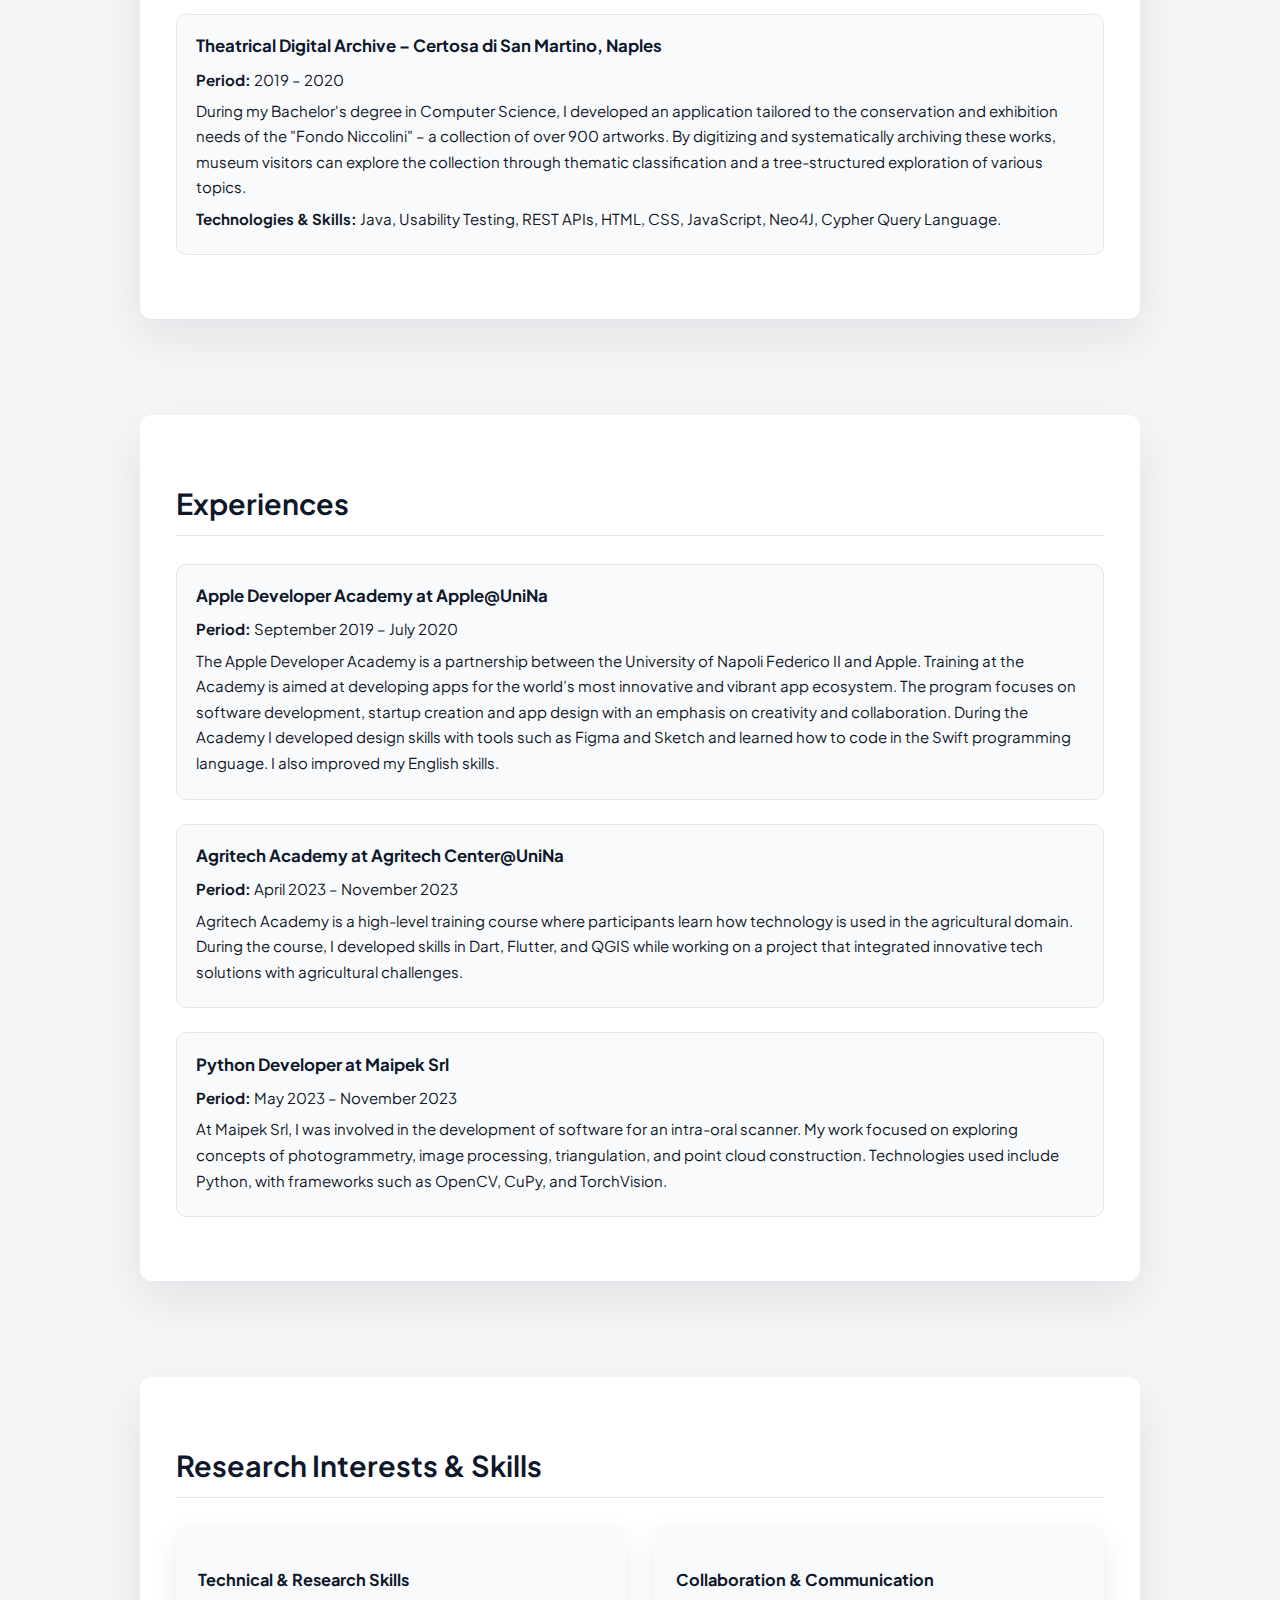
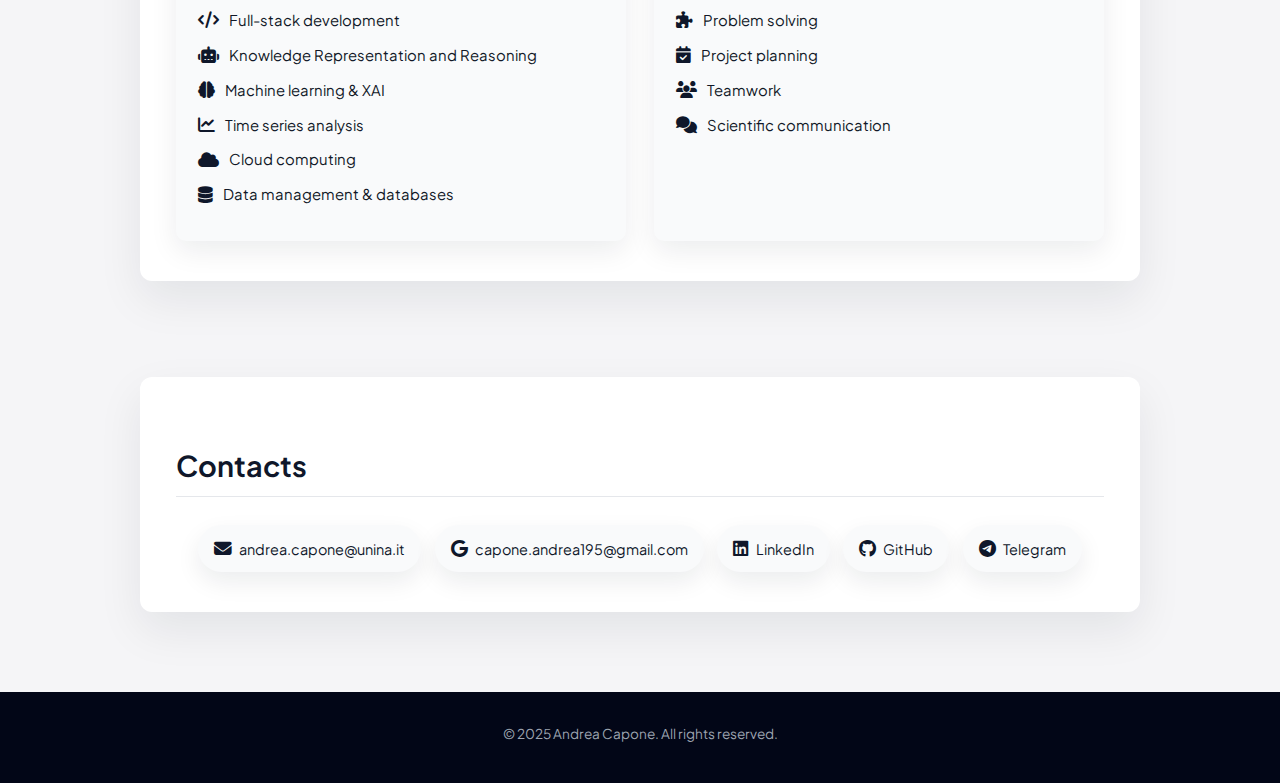
<file: root/index.html>
<!DOCTYPE html>
<html lang="en">
<head>
    <meta charset="UTF-8">
    <meta name="viewport" content="width=device-width, initial-scale=1.0">
    <title>Andrea Capone - Personal Website</title>
    <link rel="stylesheet" href="https://cdnjs.cloudflare.com/ajax/libs/font-awesome/6.4.0/css/all.min.css">
    <link rel="stylesheet" href="styles.css">
</head>
<body>

<header>
    <div class="navbar-container">
        <div class="logo">Andrea Capone</div>
        <button class="menu-toggle" aria-label="Toggle navigation">
            <i class="fa-solid fa-bars"></i>
        </button>
        <nav class="desktop-menu">
            <ul>
                <li><a href="#about">About</a></li>
                <li><a href="#publications">Publications</a></li>
                <li><a href="#conferences">Attended Conferences</a></li>
                <li><a href="#projects">Projects</a></li>
                <li><a href="#experience">Experiences</a></li>
                <li><a href="#skills">Research Interests & Skills</a></li>
                <li><a href="#contact">Contacts</a></li>
            </ul>
        </nav>
    </div>
</header>

<!-- Sidebar mobile -->
<aside class="sidebar" aria-hidden="true">
    <button class="close-sidebar" aria-label="Close navigation">
        <i class="fa-solid fa-xmark"></i>
    </button>
    <ul>
        <li><a href="#about" class="sidebar-link">About</a></li>
        <li><a href="#publications" class="sidebar-link">Publications</a></li>
        <li><a href="#conferences" class="sidebar-link">Attended Conferences</a></li>
        <li><a href="#projects" class="sidebar-link">Projects</a></li>
        <li><a href="#experience" class="sidebar-link">Experiences</a></li>
        <li><a href="#skills" class="sidebar-link">Research Interests & Skills</a></li>
        <li><a href="#contact" class="sidebar-link">Contacts</a></li>
    </ul>
</aside>

<!-- Overlay per sidebar -->
<div class="sidebar-overlay"></div>

<!-- ABOUT / HERO -->
<section id="about" class="section">
    <div class="section-container about-container">
        <div class="profile-image">
            <img src="pic.jpg" alt="Profile Photo of Andrea Capone">
        </div>

        <div class="about-text">
            <h1 class="name-title">Andrea Capone</h1>
            <p class="subtitle">
                PhD Student in Artificial Intelligence <br>
                <span class="affiliation">University of Naples Federico II</span>
            </p>

            <p class="research-keywords">
                Strategic Reasoning · Knowledge Representation · NeuroSymbolic AI ·
                Explainable Artificial Intelligence · Time Series Analysis ·
                Model Checking and Formal Verification
            </p>

            <div class="hero-actions">
                <a href="cv.pdf" class="btn-primary" target="_blank" rel="noopener noreferrer">
                    <i class="fa-solid fa-file-pdf"></i> Curriculum Vitae
                </a>
                <a href="https://orcid.org/0009-0002-7708-9261" class="btn-outline" target="_blank" rel="noopener noreferrer">
                    <i class="fa-brands fa-orcid"></i> ORCID profile
                </a>
            </div>

            <hr class="about-separator">

            <p>
                I am a PhD student in Artificial Intelligence at the University of Naples Federico II,
                conducting my research within the <strong>ASTREA (Automated STRategic REAsoning)</strong> group,
                <strong>DIST (Department of Science and Technology)</strong> department at University of Naples
                Parthenope and the <strong>(INGV) National Institute of Geophysics and Volcanology</strong>
                Research Institute.
            </p>

            <p>
                My work aims to develop principled methods at the intersection of
                <strong>NeuroSymbolic AI</strong>,
                <strong>Knowledge Representation and Reasoning</strong>,
                and <strong>Explainable Artificial Intelligence</strong>.
                I focus on integrating symbolic models with data-driven approaches to support
                transparent reasoning, verifiable decision-making, and interpretable AI systems.
            </p>

            <div class="about-columns">
                <div>
                    <h3>Research interests</h3>
                    <ul>
                        <li>Knowledge Representation</li>
                        <li>Strategic Reasoning</li>
                        <li>Model Checking and Formal Verification</li>
                        <li>NeuroSymbolic AI</li>
                        <li>Explainable Artificial Intelligence</li>
                        <li>Time Series Analysis</li>
                    </ul>
                </div>
                <div>
                    <h3>Current roles & collaborations</h3>
                    <ul>
                        <li>PhD Student, Artificial Intelligence, University of Naples Federico II</li>
                        <li>Member of DIST Department (Prof. Angelo Ciaramella)</li>
                        <li>Member of ASTREA research group (Prof. Nello Murano)</li>
                        <li>Collaboration with INGV on Campi Flegrei bradyseism</li>
                        <li>Collaboration with BIDATA SRL on APLAND Project</li>
                    </ul>
                </div>
            </div>
        </div>
    </div>
</section>

<!-- PUBLICATIONS -->
<section id="publications" class="section">
    <div class="section-container">
        <h2>Publications</h2>

        <ol class="pub-list">
            <!-- IATL – KR 2025 -->
            <li class="publication">
                <div class="pub-header">
                    <span class="pub-year">2025</span>
                    <h3>An Intuitionistic Version of Alternating Time-Temporal Logic</h3>
                </div>
                <p class="pub-meta">
                    Main Track Conference Paper, <strong>KR 2025</strong>.
                    <span class="pub-doi">DOI:
                        <a href="https://proceedings.kr.org/2025/19/" target="_blank" rel="noopener noreferrer">
                            https://proceedings.kr.org/2025/19/
                        </a>
                    </span>
                </p>

                <button type="button" class="toggle-abstract">Show abstract</button>

                <p class="pub-abstract" style="display:none;">
                    Multi-Agent Systems (MAS) are essential for modelling
                    strategic interactions between multiple agents, often involv
                    ing partial information. Managing this partial information is
                    crucial for accurate decision-making and strategy optimiza
                    tion. However, partial information combined with perfect
                    recall strategies renders verifying strategic properties unde
                    cidable. Intuitionism, a form of partial information which
                    has not yet been explored in the context of MAS, introduces
                    a novel perspective. In this paper, we propose Intuitionis
                    tic Alternating Time Temporal Logic (IATL), an extension
                    of ATL that incorporates intuitionistic logic, providing a spe
                    cialized representation of imperfect information. We define
                    its syntax, semantics, and key structural properties. Addi
                    tionally, we propose a PTIME-complete algorithm for IATL
                    model checking, supported by benchmarks demonstrating its
                    efficiency.
                </p>
                <p class="pub-links">
                  <a href="papers/iatl.html">
                    <i class="fa-solid fa-file-lines"></i> Paper page
                  </a>
                  <span class="pub-sep">·</span>
                  <a href="papers/IATL_KR_Camera_Ready.pdf" target="_blank" rel="noopener noreferrer">
                    <i class="fa-solid fa-file-pdf"></i> Download PDF
                  </a>
                </p>

            </li>

            <!-- ICTL – EUMAS 2025 -->
            <li class="publication">
                <div class="pub-header">
                    <span class="pub-year">2025</span>
                    <h3>An Intuitionistic Version of Computation Tree Logic</h3>
                </div>
                <p class="pub-meta">
                    Main Track Conference Paper, <strong>EUMAS 2025</strong>.
                    <span class="pub-doi">DOI:
                        <a href="#" target="_blank" rel="noopener noreferrer">TBA</a>
                    </span>
                </p>

                <button type="button" class="toggle-abstract">Show abstract</button>

                <p class="pub-abstract" style="display:none;">
                    Model checking plays a central role in the formal verification
                    of dynamic systems. However, classical temporal logics such as CTL as
                    sume a complete and absolute perspective on truth, which limits their
                    expressiveness in contexts where partial information and constructivity
                    are essential. In this paper, we propose Intuitionistic Computation Tree
                    Logic (ICTL), a novel temporal logic that integrates the semantics of
                    CTL with the constructive principles of intuitionistic logic. ICTL adopts
                    a birelational semantic framework which models the interaction between
                    temporal evolution and the growth of knowledge over time. We formally
                    define the syntax and semantics of ICTL, analyze its foundational prop
                    erties, and show that key fixed-point characterizations of classical CTL
                    hold in this setting. We then present an efficient model checking algo
                    rithm for the novel logic, maintaining the same PTIME complexity of
                    classical CTL. ICTL is particularly well-suited for verifying properties in
                    systems where traceability, information growth, and constructive reason
                    ing are crucial, such as medical monitoring, geophysical data analysis,
                    and database auditing. We validate our theoretical contributions through
                    the extension of VITAMIN, a verification tool for Multi-Agent Systems,
                    to support ICTL. Benchmarks confirm the practical tractability of ICTL
                    model checking, reinforcing its potential for constructive temporal verification
                    in real-world settings.
                </p>
                <p class="pub-links">
                  <a href="papers/ictl.html">
                    <i class="fa-solid fa-file-lines"></i> Paper page
                  </a>
                  <span class="pub-sep">·</span>
                  <a href="papers/ICTL_EUMAS_Camera_Ready.pdf" target="_blank" rel="noopener noreferrer">
                    <i class="fa-solid fa-file-pdf"></i> Download PDF
                  </a>
                </p>
            </li>

            <!-- ICTL thesis -->
            <li class="publication">
                <div class="pub-header">
                    <span class="pub-year">2024</span>
                    <h3>An Intuitionistic Version of Computation Tree Logic</h3>
                </div>
                <p class="pub-meta">
                    Master’s thesis, University of Naples Federico II.
                </p>

                <button type="button" class="toggle-abstract">Show abstract</button>

                <p class="pub-abstract" style="display:none;">
                    Mythesis presents an intuitionistic version of Computation Tree Logic (CTL), known as
                    Intuitionistic Computation Tree Logic (ICTL). I focused my efforts on the development
                    and understanding of ICTL, which merges intuitionistic logic with CTL. A distinctive
                    feature of ICTL is its birelational models and syntax that clearly distinguishes between
                    existential and universal quantifications.
                    In my research, I outlined the syntax and semantics of ICTL, examined the properties
                    of birelational models, and verified the satisfiability of ICTL formulas. I explored the
                    differences between CTL and ICTL, particularly the validity of fixed-point equivalences,
                    introducing a new version of ICTLwithanadditional condition on the models to overcome
                    limitations of the original proposal. I developed an efficient model checking algorithm
                    for this new version of ICTL, highlighting its computational complexity and practical
                    applications in constructively verifying system properties.
                    In my thesis, I emphasized the importance of ICTL in verifying properties across vari
                    ous contexts, including open systems, and highlighted its potential for addressing more
                    complex verification tasks compared to classical CTL. I discussed ICTL’s application in
                    different scenarios such as medical monitoring, database management, and agricultural
                    land monitoring, emphasizing its ability to ensure persistent knowledge and information
                    traceability over time.
                    Finally, I presented an extension of VITAMIN, a prototype designed for formal verifica
                    tion of Multi-Agent Systems (MAS), highlighting its modularity, versatility, and ease of
                    extension to accommodate various logics and models in property verification. I provided
                    benchmarks to demonstrate the efficiency of the ICTL model checking process in VITA
                    MIN. I hope that my thesis can contribute to the existing literature on CTL and stimulate
                    further research in this field
                </p>
                <p class="pub-links">
                    <a href="https://www.iris.unina.it/retrieve/00ddec36-c92a-4136-9f1c-cc395be94856/ICTL.pdf" target="_blank" rel="noopener noreferrer">
                        <i class="fa-solid fa-file-pdf"></i> Download PDF
                    </a>
                </p>
            </li>
        </ol>
    </div>
</section>

<!-- ATTENDED CONFERENCES -->
<section id="conferences" class="section">
    <div class="section-container">
        <h2>Attended Conferences</h2>

        <div class="experience">
            <h3>
                <a href="https://kr.org/KR2025/" target="_blank" rel="noopener noreferrer">
                    KR 2025 – 22nd International Conference on Principles of Knowledge Representation and Reasoning
                    <i class="fa-solid fa-arrow-up-right-from-square" aria-hidden="true"></i>
                </a>
            </h3>
            <p><strong>Role:</strong> Presenter (Main Track Conference Paper: <em>An Intuitionistic Version of Alternating Time-Temporal Logic</em>)</p>
            <p><strong>Location:</strong> Melbourne, Australia · <strong>Dates:</strong> 11–17 November 2025</p>
        </div>

        <div class="experience">
            <h3>
                <a href="https://euramas.github.io/eumas2025/" target="_blank" rel="noopener noreferrer">
                    EUMAS 2025 – 22nd European Conference on Multi-Agent Systems
                    <i class="fa-solid fa-arrow-up-right-from-square" aria-hidden="true"></i>
                </a>
            </h3>
            <p><strong>Role:</strong> Presenter (Main Track Conference Paper: <em>An Intuitionistic Version of Computation Tree Logic</em>)</p>
            <p><strong>Location:</strong> Bucharest, Romania · <strong>Dates:</strong> 3–5 September 2025</p>
        </div>

        <div class="experience">
            <h3>
                <a href="https://csl2024.github.io/Home/" target="_blank" rel="noopener noreferrer">
                    CSL 2024 – 32nd EACSL Annual Conference on Computer Science Logic
                    <i class="fa-solid fa-arrow-up-right-from-square" aria-hidden="true"></i>
                </a>
            </h3>
            <p><strong>Role:</strong> Local organization support (University of Naples Federico II)</p>
            <p><strong>Location:</strong> Naples, Italy · <strong>Dates:</strong> 19–23 February 2024</p>
        </div>

        <div class="experience">
            <h3>
                <a href="https://vadimmalvone.github.io/eumas2023/" target="_blank" rel="noopener noreferrer">
                    EUMAS 2023 – 20th European Conference on Multi-Agent Systems
                    <i class="fa-solid fa-arrow-up-right-from-square" aria-hidden="true"></i>
                </a>
            </h3>
            <p><strong>Role:</strong> Local organization support (University of Naples Federico II)</p>
            <p><strong>Location:</strong> Naples, Italy · <strong>Dates:</strong> 13–15 September 2023</p>
        </div>

    </div>
</section>

<!-- PROJECTS -->
<section id="projects" class="section">
    <div class="section-container">
        <h2>Projects</h2>

        <div class="project">
            <h3>Towards Neurosymbolic AI for Risk Assessment of Bradyseism</h3>
            <p><strong>Period:</strong> 2024 – 2028</p>
            <p>
                As part of my PhD research, I am working on the project <em>“Towards Neurosymbolic AI for Risk Assessment
                in Geological Hazards”</em>, which focuses on predicting seismic events associated with
                <strong>bradyseism</strong> in the <strong>Campi Flegrei</strong> area of Naples. In collaboration with the
                <strong>Italian National Institute of Geophysics and Volcanology (INGV)</strong>, I am analyzing ground
                deformation data from GNSS stations and progressively integrating additional risk factors such as
                <strong>sinkholes</strong> and <strong>landslides</strong>. My research aims to advance
                <strong>Explainable AI (XAI)</strong> methodologies, combining multimodal data analysis with
                <strong>neurosymbolic approaches</strong> to extract formal rules that capture underlying geophysical
                dynamics and support <strong>risk assessment</strong> and <strong>disaster response planning</strong>.
            </p>
            <p><strong>Technologies &amp; Skills:</strong> AI Modeling, Explainable AI, Multimodal Data Integration, Neuro-Symbolic Methods.</p>
        </div>

        <div class="project">
            <h3>APLAND – AI for Landslide Susceptibility Mapping</h3>
            <p><strong>Period:</strong> 2025 - 2026</p>
            <p>
                APLAND is an applied research initiative focused on developing AI-driven tools
                for <strong>landslide susceptibility assessment</strong>. In collaboration with
                <strong>BIDATA</strong>, I contributed to the modelling pipeline by designing and
                implementing a data-driven workflow based on the
                <strong>Frequency Ratio (FR)</strong> method for generating susceptibility maps.
                The project integrates geospatial data, environmental conditioning factors, and
                machine-learning components to support risk analysis and decision-making for
                territorial monitoring and civil protection.
            </p>
            <p><strong>Technologies &amp; Skills:</strong> AI Modeling, Explainable AI,
                Geospatial Data Analysis, Frequency Ratio Method, Multimodal Data Integration,
                Neuro-Symbolic Methods.</p>
        </div>

        <div class="project">
            <h3>VITAMIN – Model Checker</h3>
            <p><strong>Period:</strong> 2024 – Ongoing</p>
            <p>
                Working with the ASTREA research team, I am involved in the engineering and development of VITAMIN,
                a model checker designed for verifying complex systems. My focus is on optimizing the processing of
                input data, refactoring and testing the code, and enhancing readability. I have also implemented model
                checking for two new formalisms: Intuitionistic CTL and Intuitionistic ATL.
            </p>
            <p><strong>Technologies &amp; Skills:</strong> Python, Pandas, NumPy.</p>
        </div>

        <div class="project">
            <h3>Food Talk</h3>
            <p><strong>Period:</strong> 2023 – Ongoing</p>
            <p>
                As part of the Agritech Academy, I collaborated with a team to develop an application designed to
                optimize the traceability of fresh produce from production to consumption. The system streamlines the
                supply chain, offering real-time insights to improve quality control and enhance market transparency.
            </p>
            <p><strong>Technologies &amp; Skills:</strong> Mobile and Web Development, Data Integration, Process Optimization.</p>
        </div>

        <div class="project">
            <h3>Wine – Digital Sommelier Assistant</h3>
            <p><strong>Period:</strong> 2025 – Ongoing</p>
            <p>
                Wine is a mobile application designed for sommeliers to digitally compile tasting sheets for the Italian
                Association of Sommeliers. The collected data is then used by a recommendation system to suggest the
                ideal wine for various occasions.
            </p>
            <p><strong>Technologies &amp; Skills:</strong> Mobile App Development, Data-Driven Recommendation Systems.</p>
        </div>

        <div class="project">
            <h3>Medical Survey</h3>
            <p><strong>Period:</strong> 2025 </p>
            <p>
                Medical Survey is a web polling application that enables conference attendees to respond to questions
                in real time, with immediate display of results. Currently deployed in scientific medical conferences,
                this tool significantly enhances audience engagement and feedback collection.
            </p>
            <p><strong>Technologies &amp; Skills:</strong> HTML, CSS, JavaScript, Firebase, Cloud Computing.</p>
        </div>

        <div class="project">
            <h3>Theatrical Digital Archive – Certosa di San Martino, Naples</h3>
            <p><strong>Period:</strong> 2019 – 2020</p>
            <p>
                During my Bachelor's degree in Computer Science, I developed an application tailored to the conservation
                and exhibition needs of the "Fondo Niccolini" – a collection of over 900 artworks. By digitizing and
                systematically archiving these works, museum visitors can explore the collection through thematic
                classification and a tree-structured exploration of various topics.
            </p>
            <p><strong>Technologies &amp; Skills:</strong> Java, Usability Testing, REST APIs, HTML, CSS, JavaScript, Neo4J, Cypher Query Language.</p>
        </div>

    </div>
</section>

<!-- EXPERIENCES -->
<section id="experience" class="section">
    <div class="section-container">
        <h2>Experiences</h2>

        <div class="experience">
            <h3>Apple Developer Academy at Apple@UniNa</h3>
            <p><strong>Period:</strong> September 2019 – July 2020</p>
            <p>
                The Apple Developer Academy is a partnership between the University of Napoli Federico II and Apple.
                Training at the Academy is aimed at developing apps for the world’s most innovative and vibrant app
                ecosystem. The program focuses on software development, startup creation and app design with an emphasis
                on creativity and collaboration. During the Academy I developed design skills with tools such as Figma
                and Sketch and learned how to code in the Swift programming language. I also improved my English skills.
            </p>
        </div>

        <div class="experience">
            <h3>Agritech Academy at Agritech Center@UniNa</h3>
            <p><strong>Period:</strong> April 2023 – November 2023</p>
            <p>
                Agritech Academy is a high-level training course where participants learn how technology is used in the
                agricultural domain. During the course, I developed skills in Dart, Flutter, and QGIS while working on
                a project that integrated innovative tech solutions with agricultural challenges.
            </p>
        </div>

        <div class="experience">
            <h3>Python Developer at Maipek Srl</h3>
            <p><strong>Period:</strong> May 2023 – November 2023</p>
            <p>
                At Maipek Srl, I was involved in the development of software for an intra-oral scanner. My work focused
                on exploring concepts of photogrammetry, image processing, triangulation, and point cloud construction.
                Technologies used include Python, with frameworks such as OpenCV, CuPy, and TorchVision.
            </p>
        </div>
    </div>
</section>

<!-- SKILLS -->
<section id="skills" class="section">
    <div class="section-container">
        <h2>Research Interests &amp; Skills</h2>
        <div class="skills-container">
            <div class="hard-skills">
                <h3>Technical &amp; Research Skills</h3>
                <ul class="skills-list">
                    <li><i class="fa-solid fa-code"></i> Full-stack development</li>
                    <li><i class="fa-solid fa-robot"></i> Knowledge Representation and Reasoning</li>
                    <li><i class="fa-solid fa-brain"></i> Machine learning &amp; XAI</li>
                    <li><i class="fa-solid fa-chart-line"></i> Time series analysis</li>
                    <li><i class="fa-solid fa-cloud"></i> Cloud computing</li>
                    <li><i class="fa-solid fa-database"></i> Data management &amp; databases</li>
                </ul>
            </div>
            <div class="soft-skills">
                <h3>Collaboration &amp; Communication</h3>
                <ul class="skills-list">
                    <li><i class="fa-solid fa-puzzle-piece"></i> Problem solving</li>
                    <li><i class="fa-solid fa-calendar-check"></i> Project planning</li>
                    <li><i class="fa-solid fa-users"></i> Teamwork</li>
                    <li><i class="fa-solid fa-comments"></i> Scientific communication</li>
                </ul>
            </div>
        </div>
    </div>
</section>

<!-- CONTACTS -->
<section id="contact" class="section">
    <div class="section-container">
        <h2>Contacts</h2>
        <div class="contact-methods">
            <div class="contact-item">
                <a href="mailto:andrea.capone@unina.it">
                    <i class="fa-solid fa-envelope"></i>
                    <span>andrea.capone@unina.it</span>
                </a>
            </div>
            <div class="contact-item">
                <a href="mailto:capone.andrea195@gmail.com">
                    <i class="fa-brands fa-google"></i>
                    <span>capone.andrea195@gmail.com</span>
                </a>
            </div>
            <div class="contact-item">
                <a href="https://www.linkedin.com/in/andrea-capone-887564146/" target="_blank" rel="noopener noreferrer">
                    <i class="fa-brands fa-linkedin"></i>
                    <span>LinkedIn</span>
                </a>
            </div>
            <div class="contact-item">
                <a href="https://github.com/andrewbighead" target="_blank" rel="noopener noreferrer">
                    <i class="fa-brands fa-github"></i>
                    <span>GitHub</span>
                </a>
            </div>
            <div class="contact-item">
                <a href="https://t.me/AndrewJal" target="_blank" rel="noopener noreferrer">
                    <i class="fa-brands fa-telegram"></i>
                    <span>Telegram</span>
                </a>
            </div>
        </div>
    </div>
</section>

<footer>
    <p>&copy; 2025 Andrea Capone. All rights reserved.</p>
</footer>

<script>
    // Sidebar toggle
    const menuToggle = document.querySelector('.menu-toggle');
    const sidebar = document.querySelector('.sidebar');
    const closeSidebar = document.querySelector('.close-sidebar');
    const sidebarOverlay = document.querySelector('.sidebar-overlay');
    const sidebarLinks = document.querySelectorAll('.sidebar-link');

    function openSidebar() {
        sidebar.classList.add('active');
        sidebarOverlay.classList.add('active');
        sidebar.setAttribute('aria-hidden', 'false');
    }

    function closeSidebarFunc() {
        sidebar.classList.remove('active');
        sidebarOverlay.classList.remove('active');
        sidebar.setAttribute('aria-hidden', 'true');
    }

    if (menuToggle) menuToggle.addEventListener('click', openSidebar);
    if (closeSidebar) closeSidebar.addEventListener('click', closeSidebarFunc);
    if (sidebarOverlay) sidebarOverlay.addEventListener('click', closeSidebarFunc);

    sidebarLinks.forEach(link => {
        link.addEventListener('click', closeSidebarFunc);
    });

    // Smooth scroll con compensazione header
    const allLinks = document.querySelectorAll('a[href^="#"]');

    allLinks.forEach(link => {
        link.addEventListener('click', function (e) {
            const targetId = this.getAttribute('href');
            if (targetId.length > 1) {
                e.preventDefault();
                const targetEl = document.querySelector(targetId);
                if (targetEl) {
                    const headerOffset = 80;
                    const elementPosition = targetEl.getBoundingClientRect().top + window.scrollY;
                    const offsetPosition = elementPosition - headerOffset;

                    window.scrollTo({
                        top: offsetPosition,
                        behavior: 'smooth'
                    });
                }
            }
        });
    });

    // Toggle abstract per pubblicazioni
    const toggleButtons = document.querySelectorAll('.toggle-abstract');

    toggleButtons.forEach(button => {
        button.addEventListener('click', function () {
            const publication = this.closest('.publication');
            const abstractParagraph = publication.querySelector('.pub-abstract');

            if (!abstractParagraph) return;

            const isHidden = abstractParagraph.style.display === 'none' || abstractParagraph.style.display === '';

            if (isHidden) {
                abstractParagraph.style.display = 'block';
                this.textContent = 'Hide abstract';
            } else {
                abstractParagraph.style.display = 'none';
                this.textContent = 'Show abstract';
            }
        });
    });
</script>

</body>
</html>
</file>
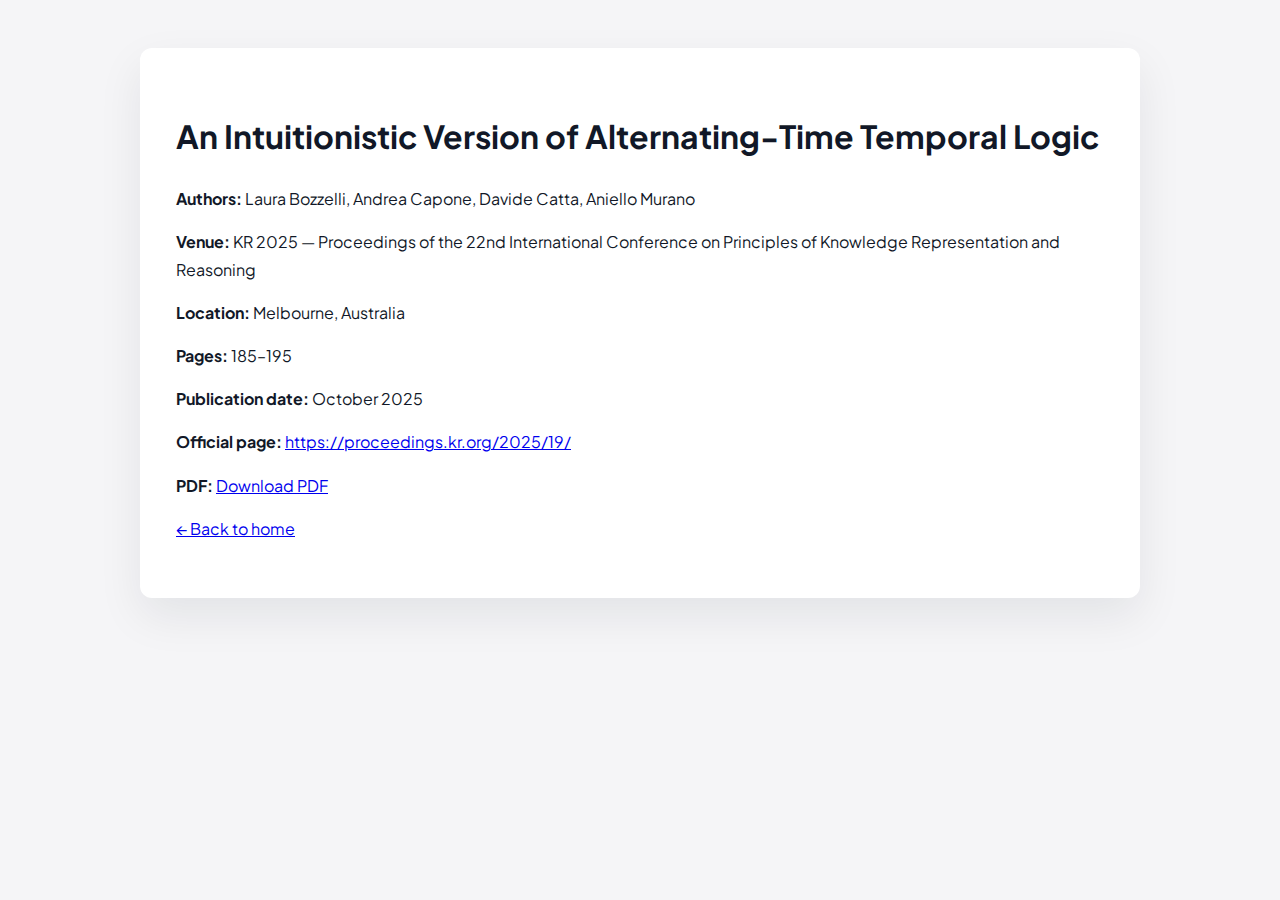
<file: papers/iatl.html>
<!doctype html>
<html lang="en">
<head>
  <meta charset="utf-8" />
  <meta name="viewport" content="width=device-width, initial-scale=1" />
  <title>An Intuitionistic Version of Alternating-Time Temporal Logic</title>

  <!-- Google Scholar / Highwire Press -->
  <meta name="citation_title" content="An Intuitionistic Version of Alternating-Time Temporal Logic" />
  <meta name="citation_author" content="Laura Bozzelli" />
  <meta name="citation_author" content="Andrea Capone" />
  <meta name="citation_author" content="Davide Catta" />
  <meta name="citation_author" content="Aniello Murano" />

  <meta name="citation_conference_title"
        content="Proceedings of the 22nd International Conference on Principles of Knowledge Representation and Reasoning (KR 2025)" />

  <meta name="citation_publication_date" content="2025/10" />
  <meta name="citation_firstpage" content="185" />
  <meta name="citation_lastpage" content="195" />

  <meta name="citation_abstract_html_url" content="https://proceedings.kr.org/2025/19/" />
  <meta name="citation_pdf_url" content="https://andrea.capone.github.io/papers/IATL_KR_Camera_Ready.pdf" />

  <link rel="stylesheet" href="../styles.css" />
</head>

<body>
  <main class="section">
    <div class="section-container">
      <h1>An Intuitionistic Version of Alternating-Time Temporal Logic</h1>

      <p><strong>Authors:</strong> Laura Bozzelli, Andrea Capone, Davide Catta, Aniello Murano</p>

      <p><strong>Venue:</strong> KR 2025 — Proceedings of the 22nd International Conference on Principles of Knowledge Representation and Reasoning</p>

      <p><strong>Location:</strong> Melbourne, Australia</p>

      <p><strong>Pages:</strong> 185–195</p>

      <p><strong>Publication date:</strong> October 2025</p>

      <p><strong>Official page:</strong>
        <a href="https://proceedings.kr.org/2025/19/" rel="noopener noreferrer">
          https://proceedings.kr.org/2025/19/
        </a>
      </p>

      <p><strong>PDF:</strong> <a href="IATL_KR_Camera_Ready.pdf">Download PDF</a></p>

      <p style="margin-top: 1rem;"><a href="../index.html">← Back to home</a></p>
    </div>
  </main>
</body>
</html>
</file>
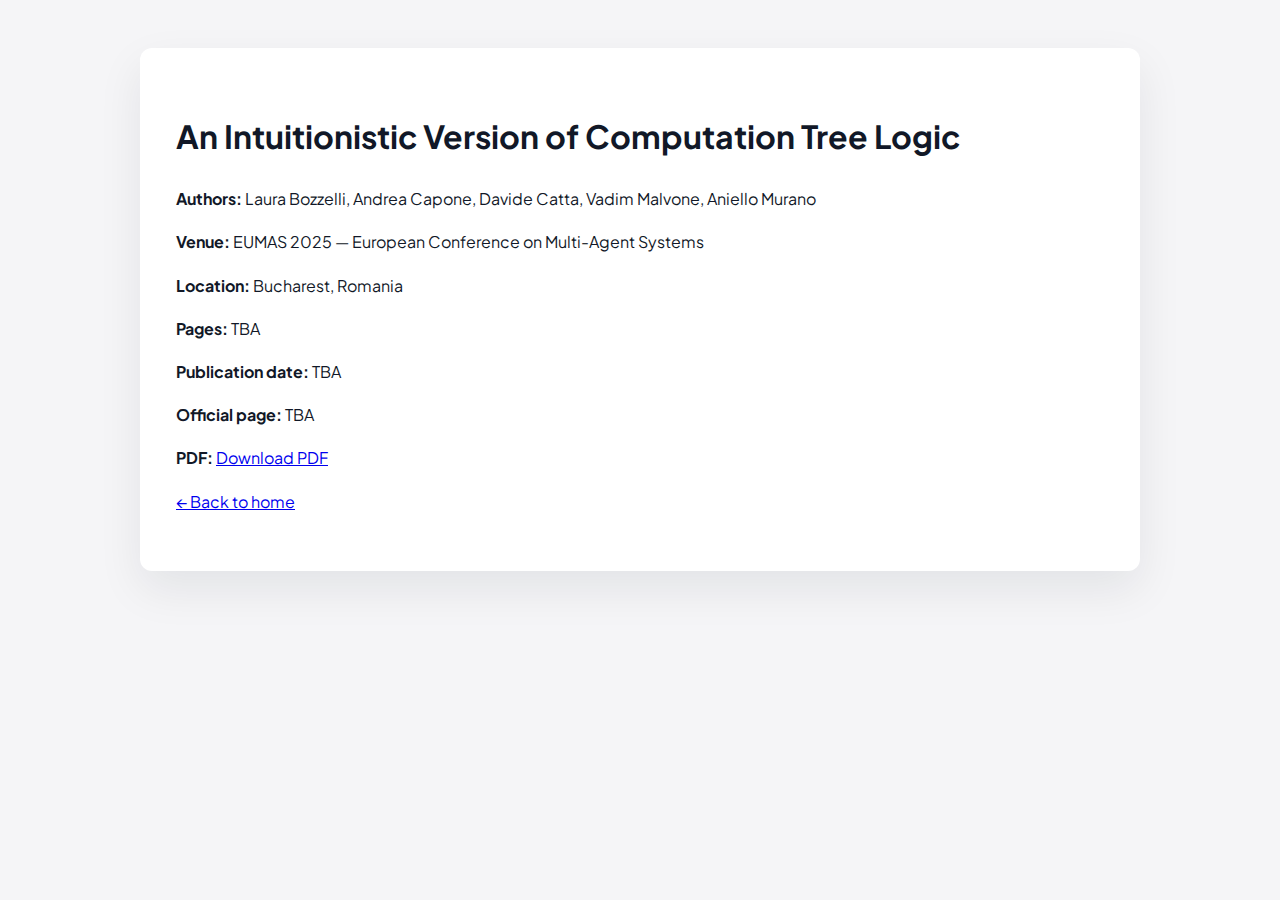
<file: papers/ictl.html>
<!doctype html>
<html lang="en">
<head>
  <meta charset="utf-8" />
  <meta name="viewport" content="width=device-width, initial-scale=1" />
  <title>An Intuitionistic Version of Computation Tree Logic</title>

  <!-- Google Scholar / Highwire Press -->
  <meta name="citation_title" content="An Intuitionistic Version of Computation Tree Logic" />
  <meta name="citation_author" content="Laura Bozzelli" />
  <meta name="citation_author" content="Andrea Capone" />
  <meta name="citation_author" content="Davide Catta" />
  <meta name="citation_author" content="Vadim Malvone" />
  <meta name="citation_author" content="Aniello Murano" />

  <meta name="citation_conference_title"
        content="Proceedings of the European Conference on Multi-Agent Systems (EUMAS 2025)" />

  <meta name="citation_pdf_url" content="https://andrea.capone.github.io/papers/ICTL_EUMAS_Camera_Ready.pdf" />

  <link rel="stylesheet" href="../styles.css" />
</head>

<body>
  <main class="section">
    <div class="section-container">
      <h1>An Intuitionistic Version of Computation Tree Logic</h1>

      <p><strong>Authors:</strong> Laura Bozzelli, Andrea Capone, Davide Catta, Vadim Malvone, Aniello Murano</p>

      <p><strong>Venue:</strong> EUMAS 2025 — European Conference on Multi-Agent Systems</p>

      <p><strong>Location:</strong> Bucharest, Romania</p>

      <p><strong>Pages:</strong> TBA</p>

      <p><strong>Publication date:</strong> TBA</p>

      <p><strong>Official page:</strong> TBA</p>

      <p><strong>PDF:</strong> <a href="ICTL_EUMAS_Camera_Ready.pdf">Download PDF</a></p>

      <p style="margin-top: 1rem;"><a href="../index.html">← Back to home</a></p>
    </div>
  </main>
</body>
</html>
</file>
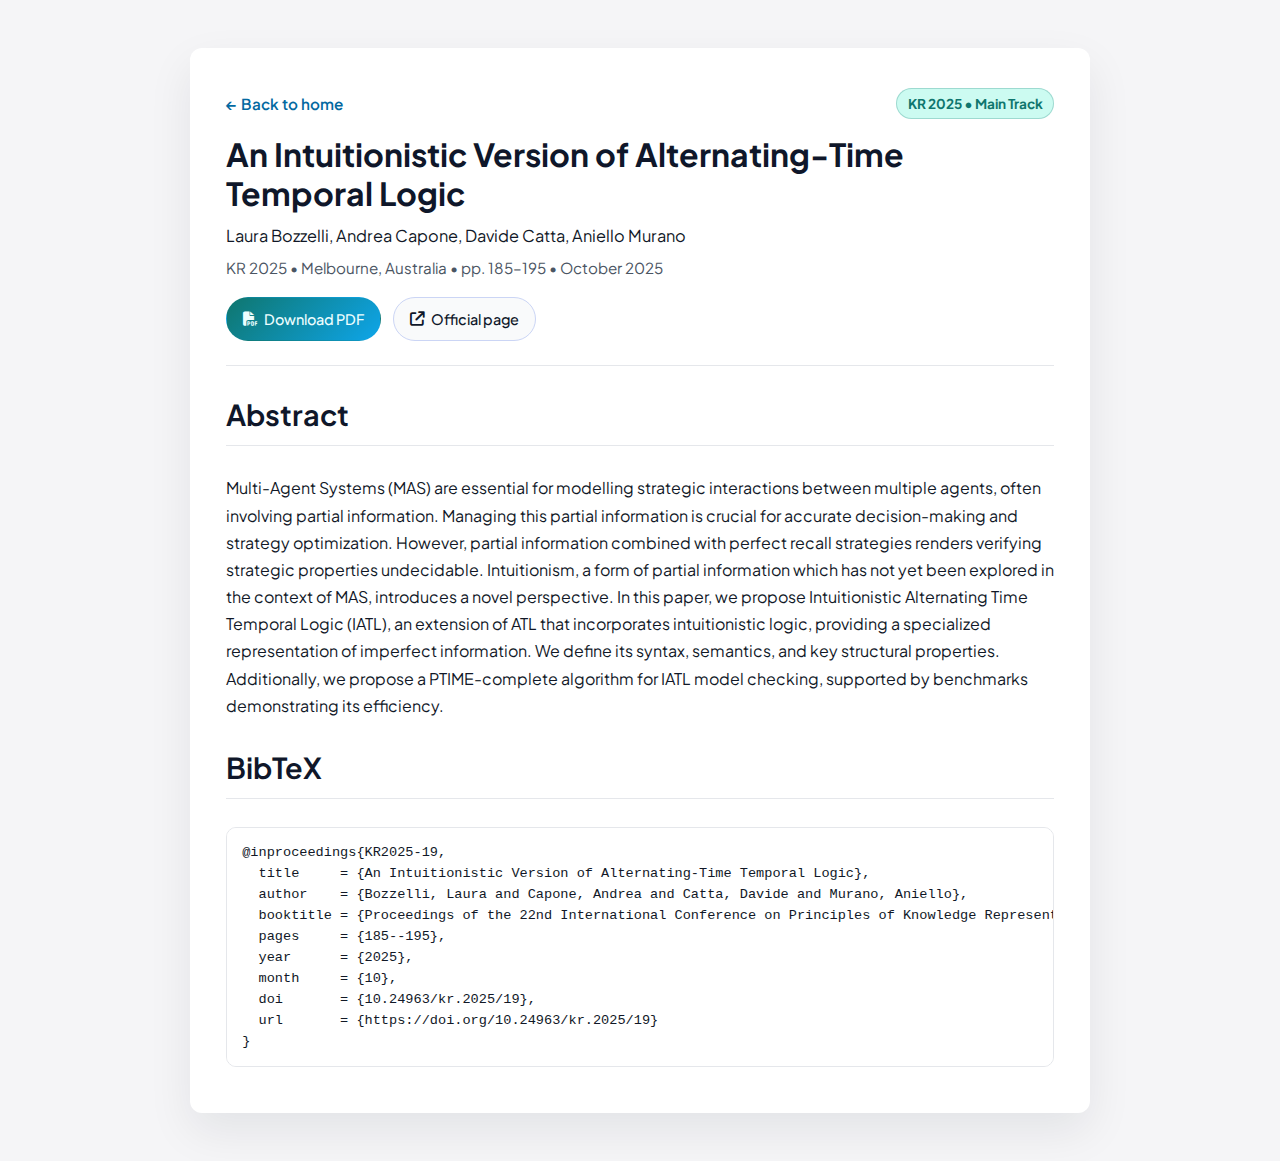
<file: papers/iatl/iatl.html>
<!doctype html>
<html lang="en">
<head>
    <meta charset="utf-8" />
    <meta name="viewport" content="width=device-width, initial-scale=1" />
    <title>An Intuitionistic Version of Alternating-Time Temporal Logic — Andrea Capone</title>
    <meta name="description" content="Multi-Agent Systems (MAS) are essential for modelling strategic interactions between multiple agents, often involving partial information. Managing this partial information is crucial for accurate decision-making and strategy optimization. However, partial information combined with perfect recall st…" />
    <link rel="canonical" href="https://andrewbighead.github.io/andreacapone.github.io/papers/iatl/iatl.html" />

    <!-- Google Scholar / Highwire Press -->
    <meta name="citation_title" content="An Intuitionistic Version of Alternating-Time Temporal Logic" />
    <meta name="citation_author" content="Laura Bozzelli" />
    <meta name="citation_author" content="Andrea Capone" />
    <meta name="citation_author" content="Davide Catta" />
    <meta name="citation_author" content="Aniello Murano" />
    <meta name="citation_conference_title" content="Proceedings of the 22nd International Conference on Principles of Knowledge Representation and Reasoning (KR 2025)" />
    <meta name="citation_publication_date" content="2025/10" />
    <meta name="citation_firstpage" content="185" />
    <meta name="citation_lastpage" content="195" />
    <meta name="citation_doi" content="10.24963/kr.2025/19" />
    <meta name="citation_pdf_url" content="https://andrewbighead.github.io/andreacapone.github.io/papers/iatl/IATL_KR_Camera_Ready.pdf" />
    <meta name="citation_abstract_html_url" content="https://andrewbighead.github.io/andreacapone.github.io/papers/iatl/iatl.html" />
    <meta name="citation_language" content="en" />

    <!-- Open Graph / Twitter -->
    <meta property="og:type" content="article" />
    <meta property="og:title" content="An Intuitionistic Version of Alternating-Time Temporal Logic" />
    <meta property="og:description" content="Multi-Agent Systems (MAS) are essential for modelling strategic interactions between multiple agents, often involving partial information. Managing this partial information is crucial for accurate decision-making and strategy optimization. However, partial information combined with perfect recall st…" />
    <meta property="og:url" content="https://andrewbighead.github.io/andreacapone.github.io/papers/iatl/iatl.html" />
    <meta property="og:site_name" content="Andrea Capone" />
    <meta name="twitter:card" content="summary" />
    <meta name="twitter:title" content="An Intuitionistic Version of Alternating-Time Temporal Logic" />
    <meta name="twitter:description" content="Multi-Agent Systems (MAS) are essential for modelling strategic interactions between multiple agents, often involving partial information. Managing this partial information is crucial for accurate decision-making and strategy optimization. However, partial information combined with perfect recall st…" />

    <link rel="stylesheet" href="https://cdnjs.cloudflare.com/ajax/libs/font-awesome/6.4.0/css/all.min.css" />
    <link rel="stylesheet" href="../../styles.css" />
</head>

<body>
<main class="section">
    <div class="section-container paper-container">

        <div class="paper-top">
            <a class="paper-back" href="../../index.html">← Back to home</a>
            <span class="paper-badge">KR 2025 • Main Track</span>
        </div>

        <h1 class="paper-title">An Intuitionistic Version of Alternating-Time Temporal Logic</h1>

        <p class="paper-authors">
            Laura Bozzelli, Andrea Capone, Davide Catta, Aniello Murano
        </p>

        <p class="paper-meta">
            KR 2025 • Melbourne, Australia • pp. 185–195 • October 2025
        </p>

        <div class="paper-actions">
            <a class="btn-primary" href="IATL_KR_Camera_Ready.pdf">
                <i class="fa-solid fa-file-pdf"></i> Download PDF
            </a>
            <a class="btn-outline" href="https://proceedings.kr.org/2025/19/" target="_blank" rel="noopener noreferrer">
                <i class="fa-solid fa-arrow-up-right-from-square"></i> Official page
            </a>
        </div>

        <hr class="about-separator" />

        <section class="paper-section">
            <h2>Abstract</h2>
            <p>Multi-Agent Systems (MAS) are essential for modelling strategic interactions between multiple agents, often involving partial information. Managing this partial information is crucial for accurate decision-making and strategy optimization. However, partial information combined with perfect recall strategies renders verifying strategic properties undecidable. Intuitionism, a form of partial information which has not yet been explored in the context of MAS, introduces a novel perspective. In this paper, we propose Intuitionistic Alternating Time Temporal Logic (IATL), an extension of ATL that incorporates intuitionistic logic, providing a specialized representation of imperfect information. We define its syntax, semantics, and key structural properties. Additionally, we propose a PTIME-complete algorithm for IATL model checking, supported by benchmarks demonstrating its efficiency.</p>
        </section>

        <section class="paper-section">
            <h2>BibTeX</h2>
<pre class="pub-bibtex">@inproceedings{KR2025-19,
  title     = {An Intuitionistic Version of Alternating-Time Temporal Logic},
  author    = {Bozzelli, Laura and Capone, Andrea and Catta, Davide and Murano, Aniello},
  booktitle = {Proceedings of the 22nd International Conference on Principles of Knowledge Representation and Reasoning},
  pages     = {185--195},
  year      = {2025},
  month     = {10},
  doi       = {10.24963/kr.2025/19},
  url       = {https://doi.org/10.24963/kr.2025/19}
}</pre>
        </section>

    </div>
</main>
</body>
</html>
</file>
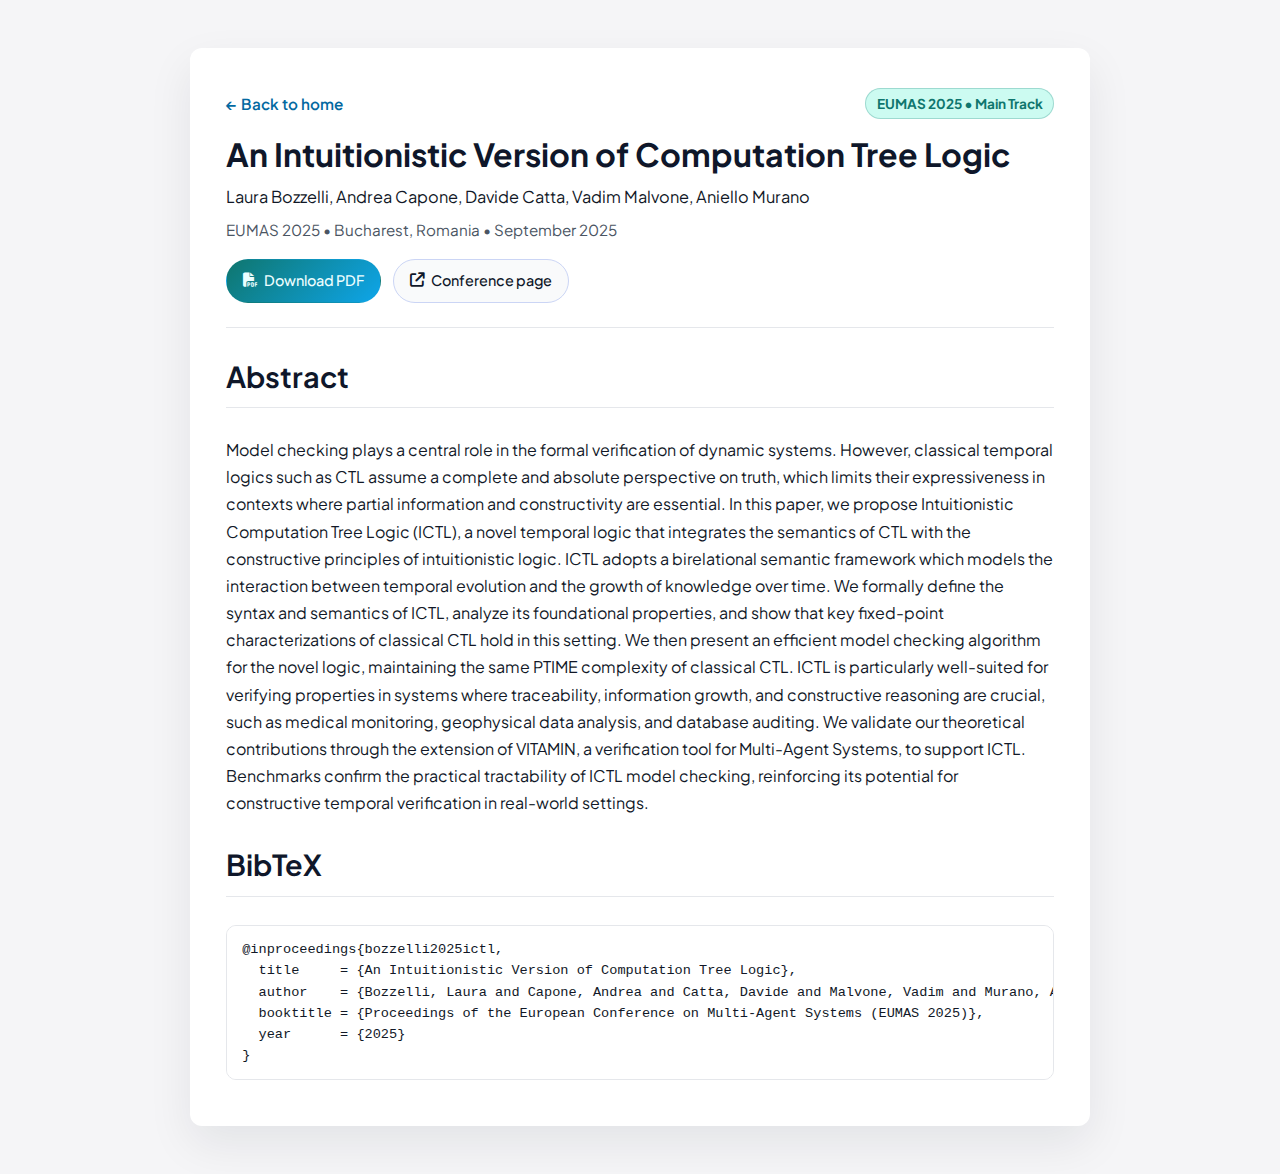
<file: papers/ictl/ictl.html>
<!doctype html>
<html lang="en">
<head>
    <meta charset="utf-8" />
    <meta name="viewport" content="width=device-width, initial-scale=1" />
    <title>An Intuitionistic Version of Computation Tree Logic — Andrea Capone</title>
    <meta name="description" content="Model checking plays a central role in the formal verification of dynamic systems. However, classical temporal logics such as CTL assume a complete and absolute perspective on truth, which limits their expressiveness in contexts where partial information and constructivity are essential. In this pap…" />
    <link rel="canonical" href="https://andrewbighead.github.io/andreacapone.github.io/papers/ictl/ictl.html" />

    <!-- Google Scholar / Highwire Press -->
    <meta name="citation_title" content="An Intuitionistic Version of Computation Tree Logic" />
    <meta name="citation_author" content="Laura Bozzelli" />
    <meta name="citation_author" content="Andrea Capone" />
    <meta name="citation_author" content="Davide Catta" />
    <meta name="citation_author" content="Vadim Malvone" />
    <meta name="citation_author" content="Aniello Murano" />
    <meta name="citation_conference_title" content="Proceedings of the European Conference on Multi-Agent Systems (EUMAS 2025)" />
    <meta name="citation_publication_date" content="2025/09" />
    <meta name="citation_pdf_url" content="https://andrewbighead.github.io/andreacapone.github.io/papers/ictl/ICTL_EUMAS_Camera_Ready.pdf" />
    <meta name="citation_abstract_html_url" content="https://andrewbighead.github.io/andreacapone.github.io/papers/ictl/ictl.html" />
    <meta name="citation_language" content="en" />

    <!-- Open Graph / Twitter -->
    <meta property="og:type" content="article" />
    <meta property="og:title" content="An Intuitionistic Version of Computation Tree Logic" />
    <meta property="og:description" content="Model checking plays a central role in the formal verification of dynamic systems. However, classical temporal logics such as CTL assume a complete and absolute perspective on truth, which limits their expressiveness in contexts where partial information and constructivity are essential. In this pap…" />
    <meta property="og:url" content="https://andrewbighead.github.io/andreacapone.github.io/papers/ictl/ictl.html" />
    <meta property="og:site_name" content="Andrea Capone" />
    <meta name="twitter:card" content="summary" />
    <meta name="twitter:title" content="An Intuitionistic Version of Computation Tree Logic" />
    <meta name="twitter:description" content="Model checking plays a central role in the formal verification of dynamic systems. However, classical temporal logics such as CTL assume a complete and absolute perspective on truth, which limits their expressiveness in contexts where partial information and constructivity are essential. In this pap…" />

    <link rel="stylesheet" href="https://cdnjs.cloudflare.com/ajax/libs/font-awesome/6.4.0/css/all.min.css" />
    <link rel="stylesheet" href="../../styles.css" />
</head>

<body>
<main class="section">
    <div class="section-container paper-container">

        <div class="paper-top">
            <a class="paper-back" href="../../index.html">← Back to home</a>
            <span class="paper-badge">EUMAS 2025 • Main Track</span>
        </div>

        <h1 class="paper-title">An Intuitionistic Version of Computation Tree Logic</h1>

        <p class="paper-authors">
            Laura Bozzelli, Andrea Capone, Davide Catta, Vadim Malvone, Aniello Murano
        </p>

        <p class="paper-meta">
            EUMAS 2025 • Bucharest, Romania • September 2025
        </p>

        <div class="paper-actions">
            <a class="btn-primary" href="ICTL_EUMAS_Camera_Ready.pdf">
                <i class="fa-solid fa-file-pdf"></i> Download PDF
            </a>
            <a class="btn-outline" href="https://euramas.github.io/eumas2025/" target="_blank" rel="noopener noreferrer">
                <i class="fa-solid fa-arrow-up-right-from-square"></i> Conference page
            </a>
        </div>

        <hr class="about-separator" />

        <section class="paper-section">
            <h2>Abstract</h2>
            <p>Model checking plays a central role in the formal verification of dynamic systems. However, classical temporal logics such as CTL assume a complete and absolute perspective on truth, which limits their expressiveness in contexts where partial information and constructivity are essential. In this paper, we propose Intuitionistic Computation Tree Logic (ICTL), a novel temporal logic that integrates the semantics of CTL with the constructive principles of intuitionistic logic. ICTL adopts a birelational semantic framework which models the interaction between temporal evolution and the growth of knowledge over time. We formally define the syntax and semantics of ICTL, analyze its foundational properties, and show that key fixed-point characterizations of classical CTL hold in this setting. We then present an efficient model checking algorithm for the novel logic, maintaining the same PTIME complexity of classical CTL. ICTL is particularly well-suited for verifying properties in systems where traceability, information growth, and constructive reasoning are crucial, such as medical monitoring, geophysical data analysis, and database auditing. We validate our theoretical contributions through the extension of VITAMIN, a verification tool for Multi-Agent Systems, to support ICTL. Benchmarks confirm the practical tractability of ICTL model checking, reinforcing its potential for constructive temporal verification in real-world settings.</p>
        </section>

        <section class="paper-section">
            <h2>BibTeX</h2>
<pre class="pub-bibtex">@inproceedings{bozzelli2025ictl,
  title     = {An Intuitionistic Version of Computation Tree Logic},
  author    = {Bozzelli, Laura and Capone, Andrea and Catta, Davide and Malvone, Vadim and Murano, Aniello},
  booktitle = {Proceedings of the European Conference on Multi-Agent Systems (EUMAS 2025)},
  year      = {2025}
}</pre>
        </section>

    </div>
</main>
</body>
</html>
</file>
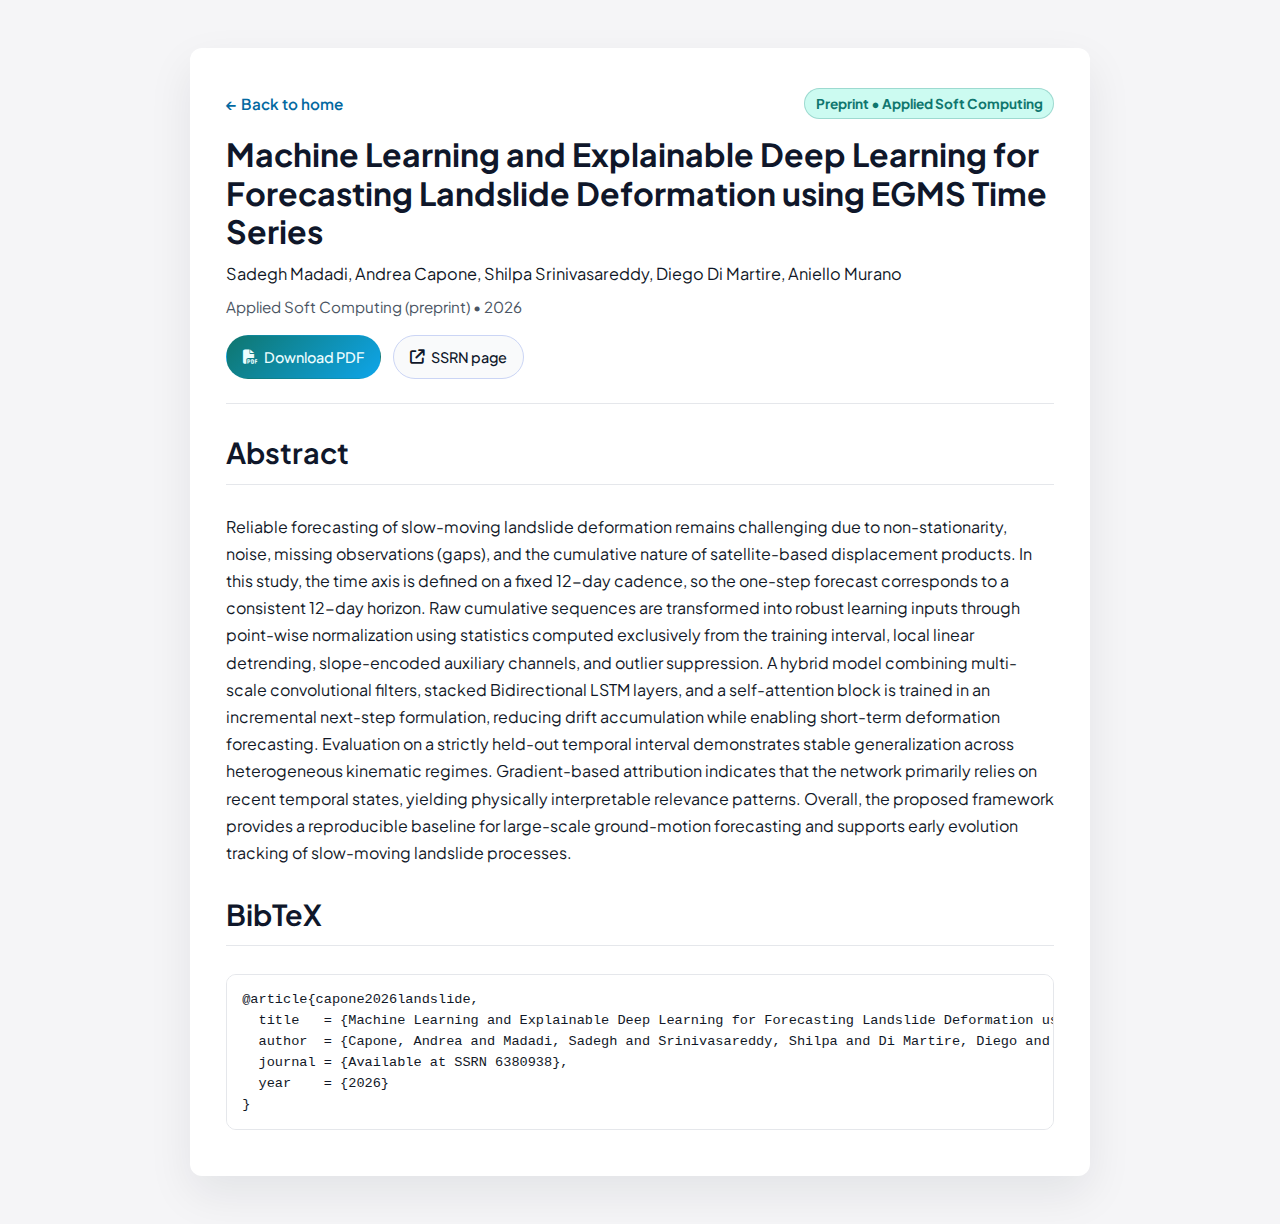
<file: papers/Landslide_Forecasting/landslide_forecasting.html>
<!doctype html>
<html lang="en">
<head>
    <meta charset="utf-8" />
    <meta name="viewport" content="width=device-width, initial-scale=1" />
    <title>Machine Learning and Explainable Deep Learning for Forecasting Landslide Deformation using EGMS Time Series — Andrea Capone</title>
    <meta name="description" content="Reliable forecasting of slow-moving landslide deformation remains challenging due to non-stationarity, noise, missing observations (gaps), and the cumulative nature of satellite-based displacement products. In this study, the time axis is defined on a fixed 12-day cadence, so the one-step forecast c…" />
    <link rel="canonical" href="https://andrewbighead.github.io/andreacapone.github.io/papers/landslide_forecasting/landslide_forecasting.html" />

    <!-- Google Scholar / Highwire Press -->
    <meta name="citation_title" content="Machine Learning and Explainable Deep Learning for Forecasting Landslide Deformation using EGMS Time Series" />
    <meta name="citation_author" content="Sadegh Madadi" />
    <meta name="citation_author" content="Andrea Capone" />
    <meta name="citation_author" content="Shilpa Srinivasareddy" />
    <meta name="citation_author" content="Diego Di Martire" />
    <meta name="citation_author" content="Aniello Murano" />
    <meta name="citation_journal_title" content="Applied Soft Computing" />
    <meta name="citation_publication_date" content="2026" />
    <meta name="citation_pdf_url" content="https://andrewbighead.github.io/andreacapone.github.io/papers/landslide_forecasting/Temporal_Analysis.pdf" />
    <meta name="citation_abstract_html_url" content="https://andrewbighead.github.io/andreacapone.github.io/papers/landslide_forecasting/landslide_forecasting.html" />
    <meta name="citation_language" content="en" />

    <!-- Open Graph / Twitter -->
    <meta property="og:type" content="article" />
    <meta property="og:title" content="Machine Learning and Explainable Deep Learning for Forecasting Landslide Deformation using EGMS Time Series" />
    <meta property="og:description" content="Reliable forecasting of slow-moving landslide deformation remains challenging due to non-stationarity, noise, missing observations (gaps), and the cumulative nature of satellite-based displacement products. In this study, the time axis is defined on a fixed 12-day cadence, so the one-step forecast c…" />
    <meta property="og:url" content="https://andrewbighead.github.io/andreacapone.github.io/papers/landslide_forecasting/landslide_forecasting.html" />
    <meta property="og:site_name" content="Andrea Capone" />
    <meta name="twitter:card" content="summary" />
    <meta name="twitter:title" content="Machine Learning and Explainable Deep Learning for Forecasting Landslide Deformation using EGMS Time Series" />
    <meta name="twitter:description" content="Reliable forecasting of slow-moving landslide deformation remains challenging due to non-stationarity, noise, missing observations (gaps), and the cumulative nature of satellite-based displacement products. In this study, the time axis is defined on a fixed 12-day cadence, so the one-step forecast c…" />

    <link rel="stylesheet" href="https://cdnjs.cloudflare.com/ajax/libs/font-awesome/6.4.0/css/all.min.css" />
    <link rel="stylesheet" href="../../styles.css" />
</head>

<body>
<main class="section">
    <div class="section-container paper-container">

        <div class="paper-top">
            <a class="paper-back" href="../../index.html">← Back to home</a>
            <span class="paper-badge">Preprint • Applied Soft Computing</span>
        </div>

        <h1 class="paper-title">Machine Learning and Explainable Deep Learning for Forecasting Landslide Deformation using EGMS Time Series</h1>

        <p class="paper-authors">
            Sadegh Madadi, Andrea Capone, Shilpa Srinivasareddy, Diego Di Martire, Aniello Murano
        </p>

        <p class="paper-meta">
            Applied Soft Computing (preprint) • 2026
        </p>

        <div class="paper-actions">
            <a class="btn-primary" href="Temporal_Analysis.pdf">
                <i class="fa-solid fa-file-pdf"></i> Download PDF
            </a>
            <a class="btn-outline" href="https://papers.ssrn.com/sol3/papers.cfm?abstract_id=6380938" target="_blank" rel="noopener noreferrer">
                <i class="fa-solid fa-arrow-up-right-from-square"></i> SSRN page
            </a>
        </div>

        <hr class="about-separator" />

        <section class="paper-section">
            <h2>Abstract</h2>
            <p>Reliable forecasting of slow-moving landslide deformation remains challenging due to non-stationarity, noise, missing observations (gaps), and the cumulative nature of satellite-based displacement products. In this study, the time axis is defined on a fixed 12-day cadence, so the one-step forecast corresponds to a consistent 12-day horizon. Raw cumulative sequences are transformed into robust learning inputs through point-wise normalization using statistics computed exclusively from the training interval, local linear detrending, slope-encoded auxiliary channels, and outlier suppression. A hybrid model combining multi-scale convolutional filters, stacked Bidirectional LSTM layers, and a self-attention block is trained in an incremental next-step formulation, reducing drift accumulation while enabling short-term deformation forecasting. Evaluation on a strictly held-out temporal interval demonstrates stable generalization across heterogeneous kinematic regimes. Gradient-based attribution indicates that the network primarily relies on recent temporal states, yielding physically interpretable relevance patterns. Overall, the proposed framework provides a reproducible baseline for large-scale ground-motion forecasting and supports early evolution tracking of slow-moving landslide processes.</p>
        </section>

        <section class="paper-section">
            <h2>BibTeX</h2>
<pre class="pub-bibtex">@article{capone2026landslide,
  title   = {Machine Learning and Explainable Deep Learning for Forecasting Landslide Deformation using EGMS Time Series},
  author  = {Capone, Andrea and Madadi, Sadegh and Srinivasareddy, Shilpa and Di Martire, Diego and Murano, Aniello},
  journal = {Available at SSRN 6380938},
  year    = {2026}
}</pre>
        </section>

    </div>
</main>
</body>
</html>
</file>
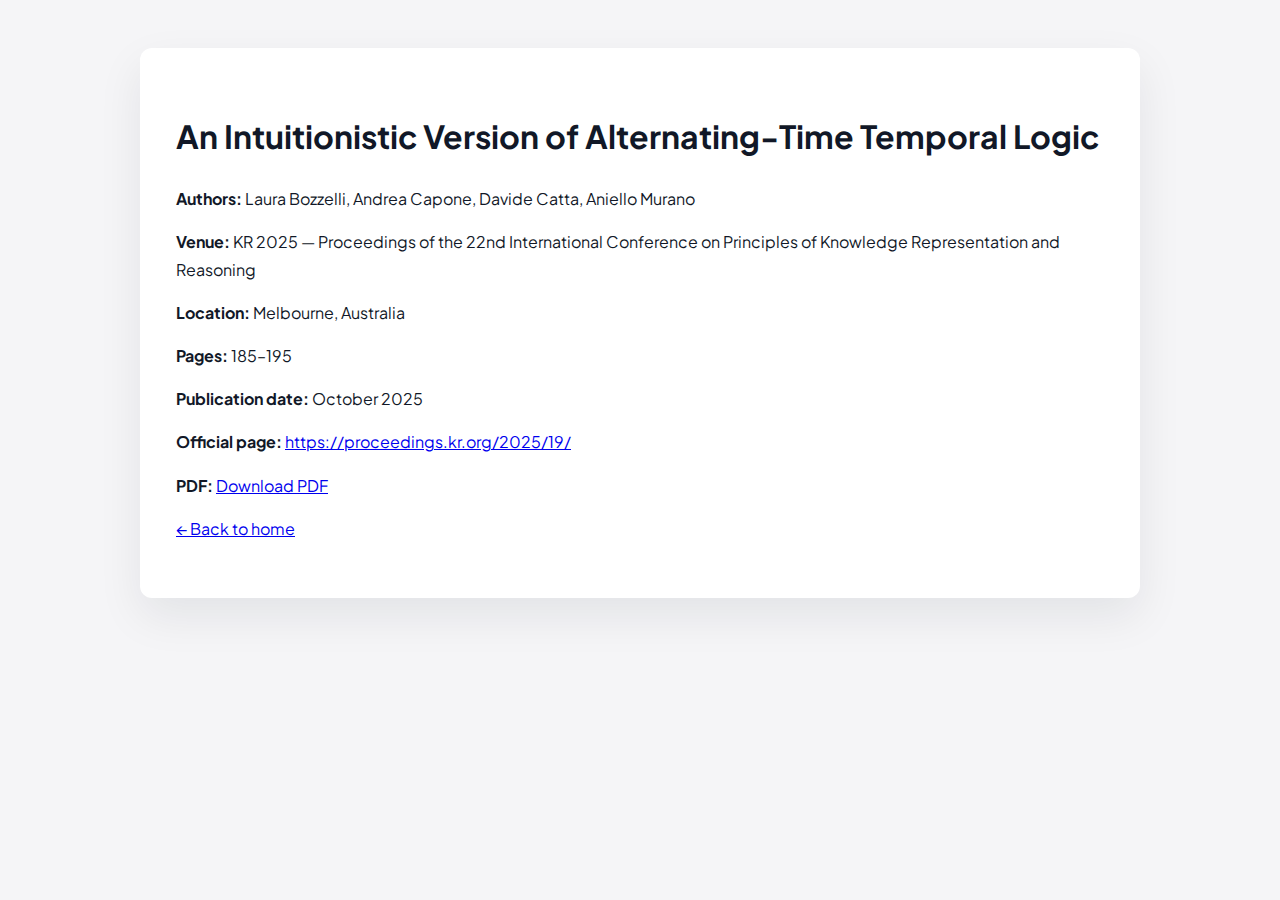
<file: root/papers/iatl.html>
<!doctype html>
<html lang="en">
<head>
  <meta charset="utf-8" />
  <meta name="viewport" content="width=device-width, initial-scale=1" />
  <title>An Intuitionistic Version of Alternating-Time Temporal Logic</title>

  <!-- Google Scholar / Highwire Press -->
  <meta name="citation_title" content="An Intuitionistic Version of Alternating-Time Temporal Logic" />
  <meta name="citation_author" content="Laura Bozzelli" />
  <meta name="citation_author" content="Andrea Capone" />
  <meta name="citation_author" content="Davide Catta" />
  <meta name="citation_author" content="Aniello Murano" />

  <meta name="citation_conference_title"
        content="Proceedings of the 22nd International Conference on Principles of Knowledge Representation and Reasoning (KR 2025)" />

  <meta name="citation_publication_date" content="2025/10" />
  <meta name="citation_firstpage" content="185" />
  <meta name="citation_lastpage" content="195" />

  <meta name="citation_abstract_html_url" content="https://proceedings.kr.org/2025/19/" />
  <meta name="citation_pdf_url" content="https://andrea.capone.github.io/papers/IATL_KR_Camera_Ready.pdf" />

  <link rel="stylesheet" href="../styles.css" />
</head>

<body>
  <main class="section">
    <div class="section-container">
      <h1>An Intuitionistic Version of Alternating-Time Temporal Logic</h1>

      <p><strong>Authors:</strong> Laura Bozzelli, Andrea Capone, Davide Catta, Aniello Murano</p>

      <p><strong>Venue:</strong> KR 2025 — Proceedings of the 22nd International Conference on Principles of Knowledge Representation and Reasoning</p>

      <p><strong>Location:</strong> Melbourne, Australia</p>

      <p><strong>Pages:</strong> 185–195</p>

      <p><strong>Publication date:</strong> October 2025</p>

      <p><strong>Official page:</strong>
        <a href="https://proceedings.kr.org/2025/19/" rel="noopener noreferrer">
          https://proceedings.kr.org/2025/19/
        </a>
      </p>

      <p><strong>PDF:</strong> <a href="./IATL_KR_Camera_Ready.pdf">Download PDF</a></p>

      <p style="margin-top: 1rem;"><a href="../index.html">← Back to home</a></p>
    </div>
  </main>
</body>
</html>
</file>
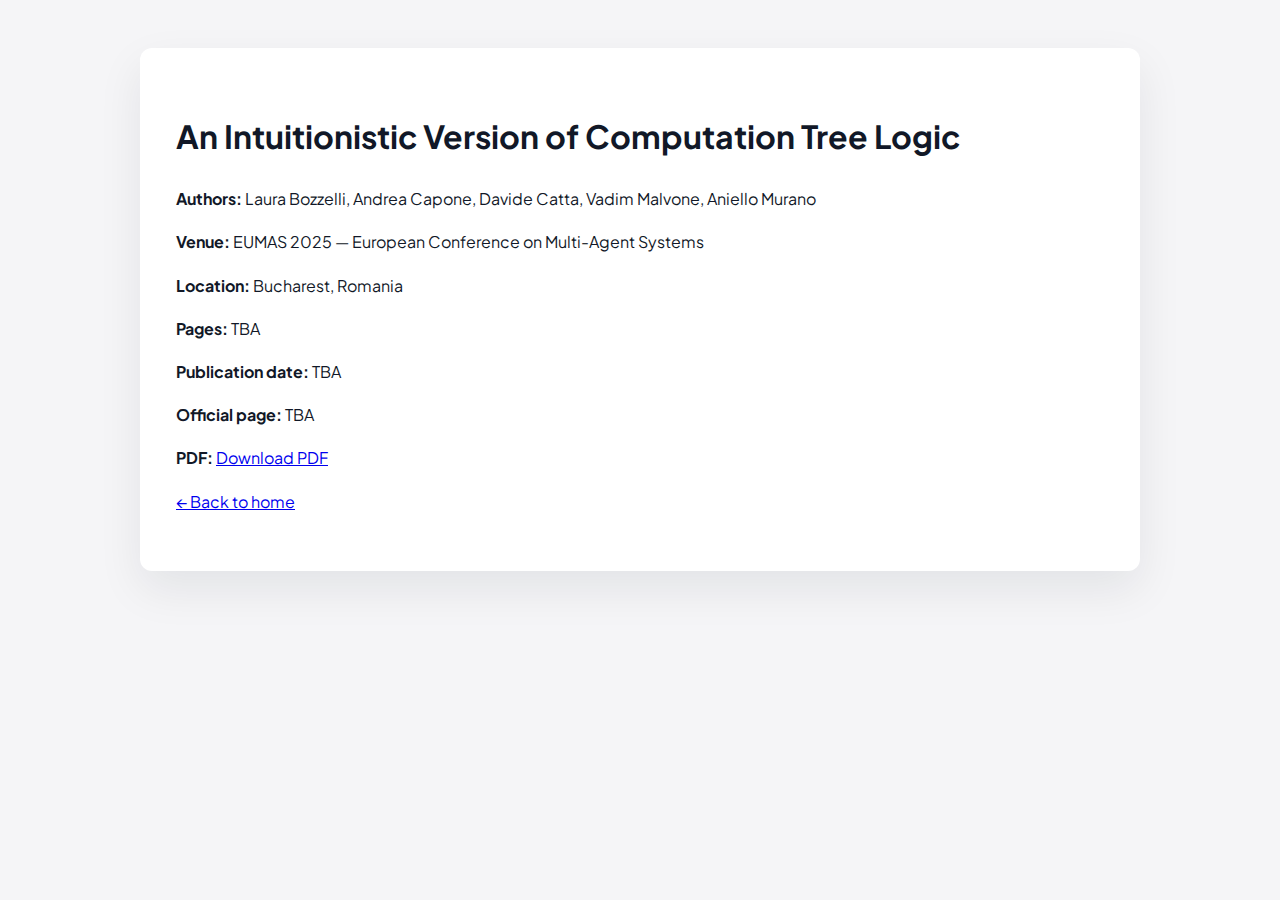
<file: root/papers/ictl.html>
<!doctype html>
<html lang="en">
<head>
  <meta charset="utf-8" />
  <meta name="viewport" content="width=device-width, initial-scale=1" />
  <title>An Intuitionistic Version of Computation Tree Logic</title>

  <!-- Google Scholar / Highwire Press -->
  <meta name="citation_title" content="An Intuitionistic Version of Computation Tree Logic" />
  <meta name="citation_author" content="Laura Bozzelli" />
  <meta name="citation_author" content="Andrea Capone" />
  <meta name="citation_author" content="Davide Catta" />
  <meta name="citation_author" content="Vadim Malvone" />
  <meta name="citation_author" content="Aniello Murano" />

  <meta name="citation_conference_title"
        content="Proceedings of the European Conference on Multi-Agent Systems (EUMAS 2025)" />

  <meta name="citation_pdf_url" content="https://andrea.capone.github.io/papers/ICTL_EUMAS_Camera_Ready.pdf" />

  <link rel="stylesheet" href="../styles.css" />
</head>

<body>
  <main class="section">
    <div class="section-container">
      <h1>An Intuitionistic Version of Computation Tree Logic</h1>

      <p><strong>Authors:</strong> Laura Bozzelli, Andrea Capone, Davide Catta, Vadim Malvone, Aniello Murano</p>

      <p><strong>Venue:</strong> EUMAS 2025 — European Conference on Multi-Agent Systems</p>

      <p><strong>Location:</strong> Bucharest, Romania</p>

      <p><strong>Pages:</strong> TBA</p>

      <p><strong>Publication date:</strong> TBA</p>

      <p><strong>Official page:</strong> TBA</p>

      <p><strong>PDF:</strong> <a href="./ICTL_EUMAS_Camera_Ready.pdf">Download PDF</a></p>

      <p style="margin-top: 1rem;"><a href="../index.html">← Back to home</a></p>
    </div>
  </main>
</body>
</html>
</file>
<file: styles.css>
@import url('https://fonts.googleapis.com/css2?family=Plus+Jakarta+Sans:wght@400;500;600;700&display=swap');

* {
    box-sizing: border-box;
}

body {
    font-family: 'Plus Jakarta Sans', system-ui, -apple-system, BlinkMacSystemFont, "Segoe UI", sans-serif;
    line-height: 1.7;
    margin: 0;
    padding: 0;
    background-color: #f5f5f7;
    color: #111827;
}

/* LAYOUT GENERALE SEZIONI */
.section {
    width: 100%;
    padding: 3rem 1rem;
}

.section-container {
    background-color: #ffffff;
    border-radius: 12px;
    padding: 2.5rem 2.25rem;
    max-width: 1000px;
    margin: 0 auto;
    box-shadow: 0 18px 45px rgba(15, 23, 42, 0.08);
}

/* HEADER */
header {
    background: #0f172a;
    position: sticky;
    top: 0;
    z-index: 1000;
    box-shadow: 0 10px 30px rgba(15, 23, 42, 0.45);
    padding: 0.65rem 1.25rem;
}

.navbar-container {
    max-width: 1100px;
    margin: 0 auto;
    display: flex;
    align-items: center;
    justify-content: space-between;
}

.logo {
    font-size: 1.6rem;
    font-weight: 700;
    color: #e5e7eb;
    letter-spacing: 0.04em;
}

/* Pulsante hamburger */
.menu-toggle {
    background: none;
    border: 1px solid rgba(148, 163, 184, 0.6);
    padding: 0.35rem 0.6rem;
    border-radius: 999px;
    color: #e5e7eb;
    font-size: 1.3rem;
    cursor: pointer;
    display: none;
}

/* Menu desktop */
.desktop-menu {
    display: flex;
}

.desktop-menu ul {
    list-style: none;
    display: flex;
    gap: 1.5rem;
    margin: 0;
    padding: 0;
}

.desktop-menu ul li a {
    color: #e5e7eb;
    text-decoration: none;
    font-weight: 500;
    font-size: 0.95rem;
    padding: 0.4rem 0;
    transition: color 0.2s ease;
    position: relative;
}

.desktop-menu ul li a:hover {
    color: #38bdf8;
}

.desktop-menu ul li a::after {
    content: "";
    position: absolute;
    left: 50%;
    bottom: -0.3rem;
    width: 0;
    height: 2px;
    background: linear-gradient(90deg, #22c55e, #06b6d4);
    transition: width 0.2s ease, transform 0.2s ease;
    transform: translateX(-50%);
}

.desktop-menu ul li a:hover::after {
    width: 100%;
}

/* SIDEBAR mobile */
.sidebar {
    position: fixed;
    top: 0;
    right: -260px;
    width: 260px;
    height: 100%;
    background: #020617;
    padding: 2rem 1.5rem;
    transition: right 0.3s ease;
    z-index: 1100;
    display: flex;
    flex-direction: column;
}

.sidebar.active {
    right: 0;
}

.sidebar .close-sidebar {
    background: none;
    border: none;
    color: #e5e7eb;
    font-size: 1.6rem;
    align-self: flex-end;
    cursor: pointer;
    margin-bottom: 1rem;
}

.sidebar ul {
    list-style: none;
    padding: 0;
    margin: 0;
}

.sidebar ul li {
    margin: 1rem 0;
}

.sidebar ul li a {
    color: #e5e7eb;
    text-decoration: none;
    font-size: 1rem;
    font-weight: 500;
    transition: color 0.2s ease;
}

.sidebar ul li a:hover {
    color: #38bdf8;
}

/* Overlay quando la sidebar è attiva */
.sidebar-overlay {
    position: fixed;
    top: 0;
    left: 0;
    width: 100%;
    height: 100%;
    background: rgba(15, 23, 42, 0.45);
    opacity: 0;
    visibility: hidden;
    transition: opacity 0.3s ease;
    z-index: 1050;
}

.sidebar-overlay.active {
    opacity: 1;
    visibility: visible;
}

/* Mostra hamburger su mobile */
@media (max-width: 768px) {
    .menu-toggle {
        display: inline-flex;
        align-items: center;
        justify-content: center;
    }
    .desktop-menu {
        display: none;
    }
}

/* TITOLI SEZIONE */
section h2 {
    color: #0f172a;
    padding-bottom: 0.4rem;
    margin-bottom: 1.75rem;
    font-size: 1.8rem;
    font-weight: 650;
    border-bottom: 1px solid #e5e7eb;
}

/* ABOUT / HERO */
.about-container {
    display: flex;
    flex-wrap: wrap;
    align-items: flex-start;
    gap: 2.5rem;
}

.profile-image {
    flex: 0 0 190px;
    text-align: center;
}

.profile-image img {
    width: 160px;
    height: 160px;
    border-radius: 50%;
    border: 4px solid #0f172a;
    object-fit: cover;
    box-shadow: 0 14px 35px rgba(15, 23, 42, 0.35);
}

.about-text {
    flex: 1;
    min-width: 260px;
}

.name-title {
    font-size: 2.1rem;
    margin: 0;
    color: #0f172a;
}

.subtitle {
    margin: 0.4rem 0 0.6rem;
    font-size: 1rem;
    color: #4b5563;
}

.subtitle .affiliation {
    color: #111827;
    font-weight: 500;
}

.research-keywords {
    margin: 0.8rem 0 1.3rem;
    font-size: 0.95rem;
    color: #0f766e;
}

.hero-actions {
    display: flex;
    flex-wrap: wrap;
    gap: 0.75rem;
    margin-bottom: 1.5rem;
}

.btn-primary,
.btn-outline {
    display: inline-flex;
    align-items: center;
    gap: 0.45rem;
    padding: 0.55rem 1rem;
    border-radius: 999px;
    font-size: 0.9rem;
    font-weight: 500;
    text-decoration: none;
    cursor: pointer;
    border: 1px solid transparent;
    transition: background-color 0.2s ease, color 0.2s ease, border-color 0.2s ease, transform 0.1s ease;
}

.btn-primary {
    background: linear-gradient(135deg, #0f766e, #0ea5e9);
    color: #ecfeff;
}

.btn-primary:hover {
    transform: translateY(-1px);
    box-shadow: 0 12px 25px rgba(15, 118, 110, 0.45);
}

.btn-outline {
    background: #f9fafb;
    color: #0f172a;
    border-color: #cbd5f5;
}

.btn-outline:hover {
    background: #e5e7eb;
    transform: translateY(-1px);
}

.about-separator {
    border: none;
    border-top: 1px solid #e5e7eb;
    margin: 1.5rem 0 1.25rem;
}

.about-text p {
    margin-bottom: 0.9rem;
    text-align: justify;
}

.about-columns {
    display: flex;
    flex-wrap: wrap;
    gap: 2rem;
    margin-top: 1.2rem;
}

.about-columns h3 {
    font-size: 1.05rem;
    margin-bottom: 0.5rem;
    color: #111827;
}

.about-columns ul {
    margin: 0;
    padding-left: 1.1rem;
    font-size: 0.95rem;
}

/* PUBLICATIONS */
.pub-list {
    list-style: decimal;
    margin: 0;
    padding-left: 1.2rem;
}

.publication {
    margin-bottom: 1.75rem;
    padding: 1rem 1.1rem;
    border-radius: 10px;
    border: 1px solid #e5e7eb;
    background-color: #f9fafb;
    transition: box-shadow 0.2s ease, transform 0.2s ease, border-color 0.2s ease;
}

.publication:hover {
    box-shadow: 0 14px 35px rgba(15, 23, 42, 0.12);
    transform: translateY(-2px);
    border-color: #cbd5f5;
}

.pub-header {
    display: flex;
    flex-wrap: wrap;
    align-items: baseline;
    gap: 0.75rem;
    margin-bottom: 0.25rem;
}

.pub-year {
    font-size: 0.85rem;
    font-weight: 600;
    color: #0369a1;
    background: #e0f2fe;
    padding: 0.15rem 0.6rem;
    border-radius: 999px;
}

.publication h3 {
    margin: 0;
    font-size: 1.05rem;
    color: #0f172a;
}

.pub-meta {
    margin: 0.35rem 0;
    font-size: 0.9rem;
    color: #4b5563;
}

.pub-abstract {
    margin: 0.35rem 0;
    font-size: 0.92rem;
}

.pub-links {
    margin-top: 0.4rem;
    font-size: 0.9rem;
}

.pub-links a {
    text-decoration: none;
    color: #0369a1;
    font-weight: 500;
}

.pub-links a:hover {
    text-decoration: underline;
}

/* PROJECTS, EXPERIENCES (riuso card style) */
.project,
.experience {
    margin-bottom: 1.5rem;
    padding: 1.1rem 1.2rem;
    border: 1px solid #e5e7eb;
    border-radius: 10px;
    background-color: #f9fafb;
    transition: box-shadow 0.2s ease, transform 0.2s ease, border-color 0.2s ease;
}

.project:hover,
.experience:hover {
    box-shadow: 0 14px 35px rgba(15, 23, 42, 0.12);
    transform: translateY(-2px);
    border-color: #cbd5f5;
}

.project h3,
.experience h3 {
    margin-top: 0;
    margin-bottom: 0.35rem;
    color: #0f172a;
    font-size: 1.05rem;
}

.project p,
.experience p {
    margin: 0.35rem 0;
    font-size: 0.94rem;
}

/* SKILLS */
.skills-container {
    display: flex;
    flex-wrap: wrap;
    justify-content: center;
    gap: 1.75rem;
}

.hard-skills,
.soft-skills {
    flex: 1 1 280px;
    min-width: 260px;
    background-color: #f9fafb;
    border-radius: 10px;
    padding: 1.5rem 1.4rem;
    box-shadow: 0 10px 28px rgba(15, 23, 42, 0.08);
}

.hard-skills h3,
.soft-skills h3 {
    margin-bottom: 0.9rem;
    color: #0f172a;
    font-size: 1.02rem;
}

.skills-list {
    list-style: none;
    margin: 0;
    padding: 0;
}

.skills-list li {
    display: flex;
    align-items: center;
    margin-bottom: 0.6rem;
    font-size: 0.93rem;
    color: #111827;
}

.skills-list li i {
    margin-right: 0.6rem;
    font-size: 1.05rem;
    color: #0f172a;
}

/* CONTACTS */
.contact-methods {
    display: flex;
    flex-wrap: wrap;
    gap: 0.85rem;
    justify-content: center;
}

.contact-item a {
    display: flex;
    align-items: center;
    gap: 0.45rem;
    background-color: #f9fafb;
    padding: 0.7rem 1rem;
    border-radius: 999px;
    text-decoration: none;
    color: #0f172a;
    transition: background-color 0.2s ease, transform 0.1s ease, box-shadow 0.2s ease;
    box-shadow: 0 10px 25px rgba(15, 23, 42, 0.08);
    font-size: 0.9rem;
}

.contact-item a:hover {
    background-color: #e5e7eb;
    transform: translateY(-1px);
    box-shadow: 0 14px 35px rgba(15, 23, 42, 0.12);
}

.contact-item i {
    font-size: 1.1rem;
}

/* FOOTER */
footer {
    text-align: center;
    padding: 1rem 0 1.5rem;
    background: #020617;
    color: #9ca3af;
    margin-top: 2rem;
    font-size: 0.85rem;
}

/* RESPONSIVE */
@media (max-width: 768px) {
    .section-container {
        padding: 2rem 1.5rem;
    }

    .about-container {
        flex-direction: column;
        align-items: center;
    }

    .about-columns {
        flex-direction: column;
    }

    .name-title {
        text-align: center;
    }

    .subtitle,
    .research-keywords {
        text-align: center;
    }

    .hero-actions {
        justify-content: center;
    }
}

#conferences .experience h3 {
    margin-bottom: 0.25rem;
}

#conferences .experience h3 a {
    text-decoration: none;
    color: #0f172a;
    font-weight: 600;
}

#conferences .experience h3 a:hover {
    color: #0369a1;
}

#conferences .experience h3 i {
    font-size: 0.85rem;
    margin-left: 0.35rem;
    opacity: 0.8;
}


.pub-sep {
  margin: 0 0.35rem;
  color: #94a3b8;
}

.pub-subtitle {
    margin: 1.25rem 0 0.75rem;
    font-size: 1.15rem;
    color: #0f172a;
}

.pub-actions {
    display: flex;
    flex-wrap: wrap;
    gap: 0.5rem;
    margin: 0.6rem 0 0.2rem;
}

.toggle-btn {
    display: inline-flex;
    align-items: center;
    gap: 0.4rem;
    padding: 0.35rem 0.7rem;
    border-radius: 999px;
    border: 1px solid #cbd5f5;
    background: #ffffff;
    color: #0f172a;
    font-size: 0.85rem;
    font-weight: 600;
    cursor: pointer;
    transition: transform 0.1s ease, background-color 0.2s ease, border-color 0.2s ease;
}

.toggle-btn:hover {
    background: #e5e7eb;
    transform: translateY(-1px);
}

.pub-panel {
    margin-top: 0.35rem;
}

.pub-bibtex {
    margin: 0.35rem 0;
    padding: 0.85rem 0.95rem;
    border-radius: 10px;
    border: 1px solid #e5e7eb;
    background: #ffffff;
    overflow-x: auto;
    font-size: 0.85rem;
    line-height: 1.55;
}

.pub-doi{
    display: block;
    margin-top: 0.15rem;
}

/* PAPER PAGES */
.paper-container {
    max-width: 900px;
}

.paper-top {
    display: flex;
    align-items: center;
    justify-content: space-between;
    gap: 1rem;
    margin-bottom: 1rem;
}

.paper-back {
    text-decoration: none;
    color: #0369a1;
    font-weight: 600;
    font-size: 0.95rem;
}

.paper-back:hover {
    text-decoration: underline;
}

.paper-badge {
    font-size: 0.85rem;
    font-weight: 700;
    color: #0f766e;
    background: #ccfbf1;
    padding: 0.2rem 0.65rem;
    border-radius: 999px;
    border: 1px solid rgba(15, 118, 110, 0.25);
}

.paper-title {
    margin: 0.2rem 0 0.6rem;
    color: #0f172a;
    font-size: 2rem;
    line-height: 1.2;
}

.paper-authors {
    margin: 0 0 0.35rem;
    color: #111827;
    font-size: 1.02rem;
}

.paper-meta {
    margin: 0 0 1rem;
    color: #4b5563;
    font-size: 0.95rem;
}

.paper-actions {
    display: flex;
    flex-wrap: wrap;
    gap: 0.75rem;
    margin: 1rem 0 0.25rem;
}

.paper-details {
    margin: 0.25rem 0 0;
    display: grid;
    grid-template-columns: repeat(2, minmax(0, 1fr));
    gap: 0.85rem 1.25rem;
}

.paper-details dt {
    font-weight: 700;
    color: #0f172a;
    font-size: 0.9rem;
}

.paper-details dd {
    margin: 0.15rem 0 0;
    color: #4b5563;
    font-size: 0.95rem;
}

.paper-wide {
    grid-column: 1 / -1;
}

@media (max-width: 768px) {
    .paper-title { font-size: 1.65rem; }
    .paper-details { grid-template-columns: 1fr; }
    .paper-top { flex-direction: column; align-items: flex-start; }
}

/* Fix overflow link lunghi (mobile) */
.pub-meta a,
.pub-doi a {
    overflow-wrap: anywhere;   /* migliore: spezza ovunque se serve */
    word-break: break-word;    /* fallback */
}

.pub-meta,
.pub-doi {
    min-width: 0;              /* evita overflow in alcuni layout */
}

.publication .pub-authors {
    margin: 0.15rem 0 0.35rem;
    font-size: 0.92rem;
    color: #4b5563;
    font-style: italic;
}
</file>
<file: root/styles.css>
@import url('https://fonts.googleapis.com/css2?family=Plus+Jakarta+Sans:wght@400;500;600;700&display=swap');

* {
    box-sizing: border-box;
}

body {
    font-family: 'Plus Jakarta Sans', system-ui, -apple-system, BlinkMacSystemFont, "Segoe UI", sans-serif;
    line-height: 1.7;
    margin: 0;
    padding: 0;
    background-color: #f5f5f7;
    color: #111827;
}

/* LAYOUT GENERALE SEZIONI */
.section {
    width: 100%;
    padding: 3rem 1rem;
}

.section-container {
    background-color: #ffffff;
    border-radius: 12px;
    padding: 2.5rem 2.25rem;
    max-width: 1000px;
    margin: 0 auto;
    box-shadow: 0 18px 45px rgba(15, 23, 42, 0.08);
}

/* HEADER */
header {
    background: #0f172a;
    position: sticky;
    top: 0;
    z-index: 1000;
    box-shadow: 0 10px 30px rgba(15, 23, 42, 0.45);
    padding: 0.65rem 1.25rem;
}

.navbar-container {
    max-width: 1100px;
    margin: 0 auto;
    display: flex;
    align-items: center;
    justify-content: space-between;
}

.logo {
    font-size: 1.6rem;
    font-weight: 700;
    color: #e5e7eb;
    letter-spacing: 0.04em;
}

/* Pulsante hamburger */
.menu-toggle {
    background: none;
    border: 1px solid rgba(148, 163, 184, 0.6);
    padding: 0.35rem 0.6rem;
    border-radius: 999px;
    color: #e5e7eb;
    font-size: 1.3rem;
    cursor: pointer;
    display: none;
}

/* Menu desktop */
.desktop-menu {
    display: flex;
}

.desktop-menu ul {
    list-style: none;
    display: flex;
    gap: 1.5rem;
    margin: 0;
    padding: 0;
}

.desktop-menu ul li a {
    color: #e5e7eb;
    text-decoration: none;
    font-weight: 500;
    font-size: 0.95rem;
    padding: 0.4rem 0;
    transition: color 0.2s ease;
    position: relative;
}

.desktop-menu ul li a:hover {
    color: #38bdf8;
}

.desktop-menu ul li a::after {
    content: "";
    position: absolute;
    left: 50%;
    bottom: -0.3rem;
    width: 0;
    height: 2px;
    background: linear-gradient(90deg, #22c55e, #06b6d4);
    transition: width 0.2s ease, transform 0.2s ease;
    transform: translateX(-50%);
}

.desktop-menu ul li a:hover::after {
    width: 100%;
}

/* SIDEBAR mobile */
.sidebar {
    position: fixed;
    top: 0;
    right: -260px;
    width: 260px;
    height: 100%;
    background: #020617;
    padding: 2rem 1.5rem;
    transition: right 0.3s ease;
    z-index: 1100;
    display: flex;
    flex-direction: column;
}

.sidebar.active {
    right: 0;
}

.sidebar .close-sidebar {
    background: none;
    border: none;
    color: #e5e7eb;
    font-size: 1.6rem;
    align-self: flex-end;
    cursor: pointer;
    margin-bottom: 1rem;
}

.sidebar ul {
    list-style: none;
    padding: 0;
    margin: 0;
}

.sidebar ul li {
    margin: 1rem 0;
}

.sidebar ul li a {
    color: #e5e7eb;
    text-decoration: none;
    font-size: 1rem;
    font-weight: 500;
    transition: color 0.2s ease;
}

.sidebar ul li a:hover {
    color: #38bdf8;
}

/* Overlay quando la sidebar è attiva */
.sidebar-overlay {
    position: fixed;
    top: 0;
    left: 0;
    width: 100%;
    height: 100%;
    background: rgba(15, 23, 42, 0.45);
    opacity: 0;
    visibility: hidden;
    transition: opacity 0.3s ease;
    z-index: 1050;
}

.sidebar-overlay.active {
    opacity: 1;
    visibility: visible;
}

/* Mostra hamburger su mobile */
@media (max-width: 768px) {
    .menu-toggle {
        display: inline-flex;
        align-items: center;
        justify-content: center;
    }
    .desktop-menu {
        display: none;
    }
}

/* TITOLI SEZIONE */
section h2 {
    color: #0f172a;
    padding-bottom: 0.4rem;
    margin-bottom: 1.75rem;
    font-size: 1.8rem;
    font-weight: 650;
    border-bottom: 1px solid #e5e7eb;
}

/* ABOUT / HERO */
.about-container {
    display: flex;
    flex-wrap: wrap;
    align-items: flex-start;
    gap: 2.5rem;
}

.profile-image {
    flex: 0 0 190px;
    text-align: center;
}

.profile-image img {
    width: 160px;
    height: 160px;
    border-radius: 50%;
    border: 4px solid #0f172a;
    object-fit: cover;
    box-shadow: 0 14px 35px rgba(15, 23, 42, 0.35);
}

.about-text {
    flex: 1;
    min-width: 260px;
}

.name-title {
    font-size: 2.1rem;
    margin: 0;
    color: #0f172a;
}

.subtitle {
    margin: 0.4rem 0 0.6rem;
    font-size: 1rem;
    color: #4b5563;
}

.subtitle .affiliation {
    color: #111827;
    font-weight: 500;
}

.research-keywords {
    margin: 0.8rem 0 1.3rem;
    font-size: 0.95rem;
    color: #0f766e;
}

.hero-actions {
    display: flex;
    flex-wrap: wrap;
    gap: 0.75rem;
    margin-bottom: 1.5rem;
}

.btn-primary,
.btn-outline {
    display: inline-flex;
    align-items: center;
    gap: 0.45rem;
    padding: 0.55rem 1rem;
    border-radius: 999px;
    font-size: 0.9rem;
    font-weight: 500;
    text-decoration: none;
    cursor: pointer;
    border: 1px solid transparent;
    transition: background-color 0.2s ease, color 0.2s ease, border-color 0.2s ease, transform 0.1s ease;
}

.btn-primary {
    background: linear-gradient(135deg, #0f766e, #0ea5e9);
    color: #ecfeff;
}

.btn-primary:hover {
    transform: translateY(-1px);
    box-shadow: 0 12px 25px rgba(15, 118, 110, 0.45);
}

.btn-outline {
    background: #f9fafb;
    color: #0f172a;
    border-color: #cbd5f5;
}

.btn-outline:hover {
    background: #e5e7eb;
    transform: translateY(-1px);
}

.about-separator {
    border: none;
    border-top: 1px solid #e5e7eb;
    margin: 1.5rem 0 1.25rem;
}

.about-text p {
    margin-bottom: 0.9rem;
    text-align: justify;
}

.about-columns {
    display: flex;
    flex-wrap: wrap;
    gap: 2rem;
    margin-top: 1.2rem;
}

.about-columns h3 {
    font-size: 1.05rem;
    margin-bottom: 0.5rem;
    color: #111827;
}

.about-columns ul {
    margin: 0;
    padding-left: 1.1rem;
    font-size: 0.95rem;
}

/* PUBLICATIONS */
.pub-list {
    list-style: decimal;
    margin: 0;
    padding-left: 1.2rem;
}

.publication {
    margin-bottom: 1.75rem;
    padding: 1rem 1.1rem;
    border-radius: 10px;
    border: 1px solid #e5e7eb;
    background-color: #f9fafb;
    transition: box-shadow 0.2s ease, transform 0.2s ease, border-color 0.2s ease;
}

.publication:hover {
    box-shadow: 0 14px 35px rgba(15, 23, 42, 0.12);
    transform: translateY(-2px);
    border-color: #cbd5f5;
}

.pub-header {
    display: flex;
    flex-wrap: wrap;
    align-items: baseline;
    gap: 0.75rem;
    margin-bottom: 0.25rem;
}

.pub-year {
    font-size: 0.85rem;
    font-weight: 600;
    color: #0369a1;
    background: #e0f2fe;
    padding: 0.15rem 0.6rem;
    border-radius: 999px;
}

.publication h3 {
    margin: 0;
    font-size: 1.05rem;
    color: #0f172a;
}

.pub-meta {
    margin: 0.35rem 0;
    font-size: 0.9rem;
    color: #4b5563;
}

.pub-abstract {
    margin: 0.35rem 0;
    font-size: 0.92rem;
}

.pub-links {
    margin-top: 0.4rem;
    font-size: 0.9rem;
}

.pub-links a {
    text-decoration: none;
    color: #0369a1;
    font-weight: 500;
}

.pub-links a:hover {
    text-decoration: underline;
}

/* PROJECTS, EXPERIENCES (riuso card style) */
.project,
.experience {
    margin-bottom: 1.5rem;
    padding: 1.1rem 1.2rem;
    border: 1px solid #e5e7eb;
    border-radius: 10px;
    background-color: #f9fafb;
    transition: box-shadow 0.2s ease, transform 0.2s ease, border-color 0.2s ease;
}

.project:hover,
.experience:hover {
    box-shadow: 0 14px 35px rgba(15, 23, 42, 0.12);
    transform: translateY(-2px);
    border-color: #cbd5f5;
}

.project h3,
.experience h3 {
    margin-top: 0;
    margin-bottom: 0.35rem;
    color: #0f172a;
    font-size: 1.05rem;
}

.project p,
.experience p {
    margin: 0.35rem 0;
    font-size: 0.94rem;
}

/* SKILLS */
.skills-container {
    display: flex;
    flex-wrap: wrap;
    justify-content: center;
    gap: 1.75rem;
}

.hard-skills,
.soft-skills {
    flex: 1 1 280px;
    min-width: 260px;
    background-color: #f9fafb;
    border-radius: 10px;
    padding: 1.5rem 1.4rem;
    box-shadow: 0 10px 28px rgba(15, 23, 42, 0.08);
}

.hard-skills h3,
.soft-skills h3 {
    margin-bottom: 0.9rem;
    color: #0f172a;
    font-size: 1.02rem;
}

.skills-list {
    list-style: none;
    margin: 0;
    padding: 0;
}

.skills-list li {
    display: flex;
    align-items: center;
    margin-bottom: 0.6rem;
    font-size: 0.93rem;
    color: #111827;
}

.skills-list li i {
    margin-right: 0.6rem;
    font-size: 1.05rem;
    color: #0f172a;
}

/* CONTACTS */
.contact-methods {
    display: flex;
    flex-wrap: wrap;
    gap: 0.85rem;
    justify-content: center;
}

.contact-item a {
    display: flex;
    align-items: center;
    gap: 0.45rem;
    background-color: #f9fafb;
    padding: 0.7rem 1rem;
    border-radius: 999px;
    text-decoration: none;
    color: #0f172a;
    transition: background-color 0.2s ease, transform 0.1s ease, box-shadow 0.2s ease;
    box-shadow: 0 10px 25px rgba(15, 23, 42, 0.08);
    font-size: 0.9rem;
}

.contact-item a:hover {
    background-color: #e5e7eb;
    transform: translateY(-1px);
    box-shadow: 0 14px 35px rgba(15, 23, 42, 0.12);
}

.contact-item i {
    font-size: 1.1rem;
}

/* FOOTER */
footer {
    text-align: center;
    padding: 1rem 0 1.5rem;
    background: #020617;
    color: #9ca3af;
    margin-top: 2rem;
    font-size: 0.85rem;
}

/* RESPONSIVE */
@media (max-width: 768px) {
    .section-container {
        padding: 2rem 1.5rem;
    }

    .about-container {
        flex-direction: column;
        align-items: center;
    }

    .about-columns {
        flex-direction: column;
    }

    .name-title {
        text-align: center;
    }

    .subtitle,
    .research-keywords {
        text-align: center;
    }

    .hero-actions {
        justify-content: center;
    }
}

#conferences .experience h3 {
    margin-bottom: 0.25rem;
}

#conferences .experience h3 a {
    text-decoration: none;
    color: #0f172a;
    font-weight: 600;
}

#conferences .experience h3 a:hover {
    color: #0369a1;
}

#conferences .experience h3 i {
    font-size: 0.85rem;
    margin-left: 0.35rem;
    opacity: 0.8;
}


.pub-sep {
  margin: 0 0.35rem;
  color: #94a3b8;
}
</file>
